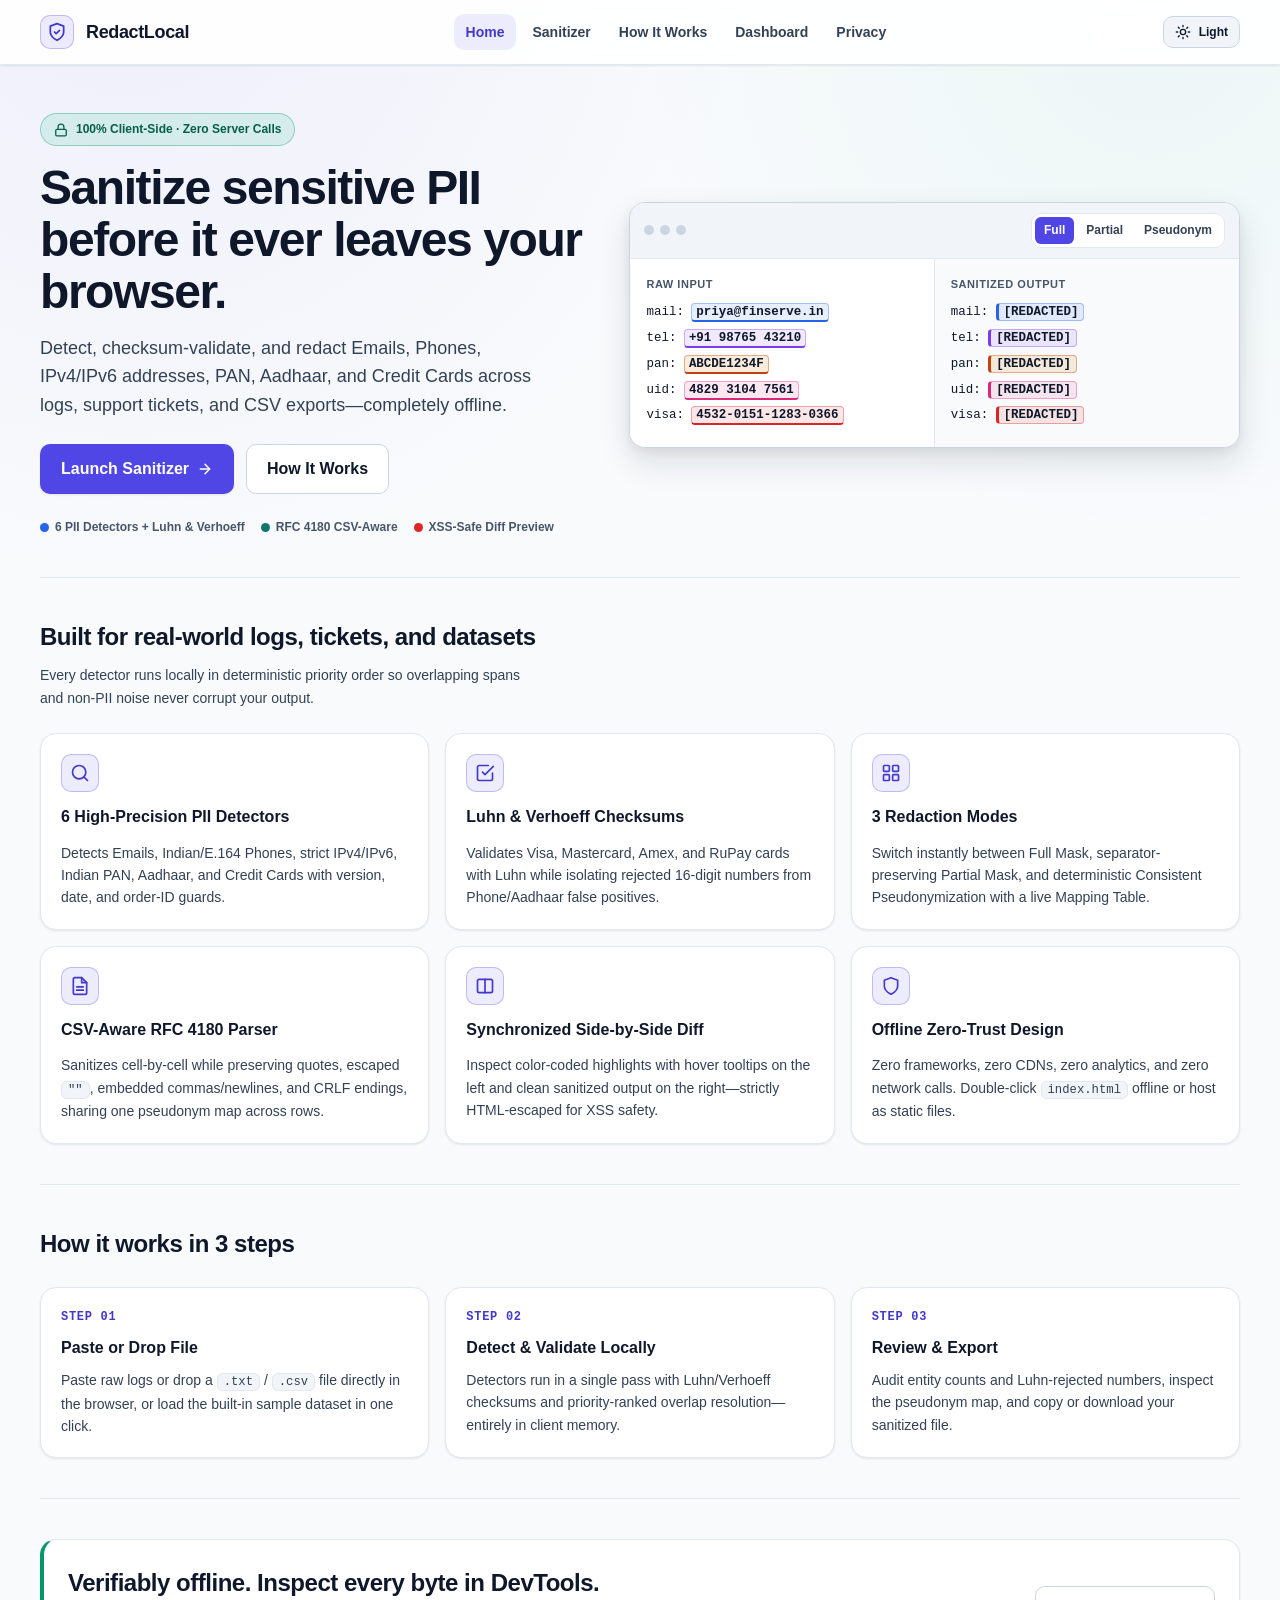
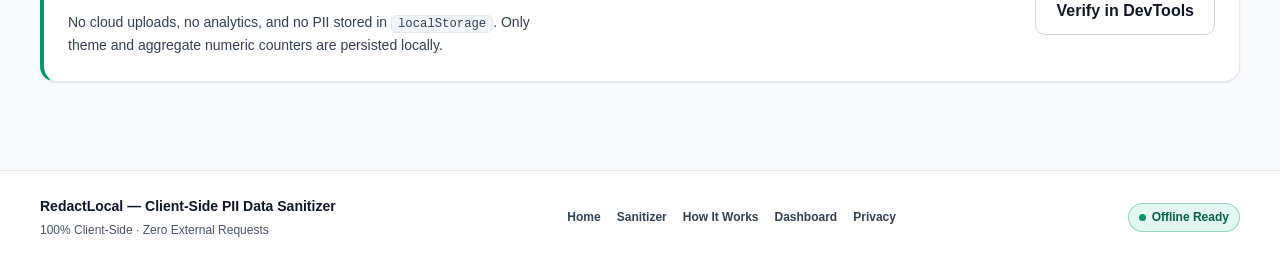
<file: index.html>
<!DOCTYPE html>
<html lang="en">
<head>
  <meta charset="UTF-8" />
  <meta name="viewport" content="width=device-width, initial-scale=1.0" />
  <meta name="description" content="RedactLocal is an offline, zero-dependency, 100% client-side PII data sanitizer for redacting emails, phones, IPs, PAN, Aadhaar, and credit cards in your browser." />
  <title>RedactLocal — 100% Client-Side PII Data Sanitizer</title>
  <link rel="icon" type="image/svg+xml" href="data:image/svg+xml,%3Csvg xmlns='http://www.w3.org/2000/svg' viewBox='0 0 24 24' fill='none' stroke='%234f46e5' stroke-width='2' stroke-linecap='round' stroke-linejoin='round'%3E%3Cpath d='M12 22s8-4 8-10V5l-8-3-8 3v7c0 6 8 10 8 10z'/%3E%3Cpath d='m9 12 2 2 4-4'/%3E%3C/svg%3E" />
  <script src="scripts/theme-init.js"></script>
  <link rel="stylesheet" href="styles/tokens.css" />
  <link rel="stylesheet" href="styles/components.css" />
  <link rel="stylesheet" href="styles/pages.css" />
  <script src="scripts/shared.js" defer></script>
</head>
<body>
  <a href="#main-content" class="skip-link">Skip to main content</a>

  <header class="site-header">
    <div class="container">
      <div class="navbar">
        <a href="index.html" class="nav-brand">
          <span class="nav-logo" aria-hidden="true">
            <svg viewBox="0 0 24 24" width="20" height="20" fill="none" stroke="currentColor" stroke-width="2.1" stroke-linecap="round" stroke-linejoin="round" aria-hidden="true" focusable="false">
              <path d="M12 22s8-4 8-10V5l-8-3-8 3v7c0 6 8 10 8 10z" />
              <path d="m9 12 2 2 4-4" />
            </svg>
          </span>
          <span>RedactLocal</span>
        </a>

        <nav class="nav-links" aria-label="Main navigation">
          <a href="index.html" class="nav-link" aria-current="page">Home</a>
          <a href="sanitizer.html" class="nav-link">Sanitizer</a>
          <a href="how-it-works.html" class="nav-link">How It Works</a>
          <a href="dashboard.html" class="nav-link">Dashboard</a>
          <a href="privacy.html" class="nav-link">Privacy</a>
        </nav>

        <div class="nav-actions">
          <button type="button" id="theme-toggle-btn" class="theme-toggle" aria-label="Toggle dark or light theme" aria-pressed="false">
            <svg class="icon-sun" viewBox="0 0 24 24" width="16" height="16" fill="none" stroke="currentColor" stroke-width="2" stroke-linecap="round" stroke-linejoin="round" aria-hidden="true" focusable="false">
              <circle cx="12" cy="12" r="4" />
              <path d="M12 2v2M12 20v2M4.93 4.93l1.41 1.41M17.66 17.66l1.41 1.41M2 12h2M20 12h2M6.34 17.66l-1.41 1.41M19.07 4.93l-1.41 1.41" />
            </svg>
            <svg class="icon-moon" viewBox="0 0 24 24" width="16" height="16" fill="none" stroke="currentColor" stroke-width="2" stroke-linecap="round" stroke-linejoin="round" aria-hidden="true" focusable="false">
              <path d="M21 12.79A9 9 0 1 1 11.21 3 7 7 0 0 0 21 12.79z" />
            </svg>
            <span id="theme-toggle-label">Light</span>
          </button>
          <button type="button" id="mobile-menu-btn" class="mobile-menu-btn" aria-label="Open navigation menu" aria-expanded="false" aria-controls="mobile-drawer">
            <svg viewBox="0 0 24 24" width="20" height="20" fill="none" stroke="currentColor" stroke-width="2" stroke-linecap="round" stroke-linejoin="round" aria-hidden="true" focusable="false">
              <line x1="3" y1="6" x2="21" y2="6" />
              <line x1="3" y1="12" x2="21" y2="12" />
              <line x1="3" y1="18" x2="21" y2="18" />
            </svg>
          </button>
        </div>
      </div>

      <div id="mobile-drawer" class="mobile-drawer" hidden>
        <nav class="mobile-drawer-links" aria-label="Mobile navigation">
          <a href="index.html" class="nav-link" aria-current="page">Home</a>
          <a href="sanitizer.html" class="nav-link">Sanitizer</a>
          <a href="how-it-works.html" class="nav-link">How It Works</a>
          <a href="dashboard.html" class="nav-link">Dashboard</a>
          <a href="privacy.html" class="nav-link">Privacy</a>
        </nav>
      </div>
    </div>
  </header>

  <main id="main-content" class="page-main" tabindex="-1">
    <div class="container">
      <!-- Hero + CSS Before/After Mockup -->
      <section class="hero-section" aria-labelledby="hero-heading">
        <div class="hero-copy">
          <span class="privacy-pill">
            <svg viewBox="0 0 24 24" width="14" height="14" fill="none" stroke="currentColor" stroke-width="2.2" stroke-linecap="round" stroke-linejoin="round" aria-hidden="true" focusable="false">
              <rect x="3" y="11" width="18" height="11" rx="2" ry="2" />
              <path d="M7 11V7a5 5 0 0 1 10 0v4" />
            </svg>
            100% Client-Side · Zero Server Calls
          </span>

          <h1 id="hero-heading" class="hero-title">Sanitize sensitive PII before it ever leaves your browser.</h1>

          <p class="hero-sub">
            Detect, checksum-validate, and redact Emails, Phones, IPv4/IPv6 addresses, PAN, Aadhaar, and Credit Cards across logs, support tickets, and CSV exports—completely offline.
          </p>

          <div class="hero-ctas">
            <a href="sanitizer.html" class="btn btn-primary btn-lg">
              <span>Launch Sanitizer</span>
              <svg viewBox="0 0 24 24" width="16" height="16" fill="none" stroke="currentColor" stroke-width="2.2" stroke-linecap="round" stroke-linejoin="round" aria-hidden="true" focusable="false">
                <line x1="5" y1="12" x2="19" y2="12" />
                <polyline points="12 5 19 12 12 19" />
              </svg>
            </a>
            <a href="how-it-works.html" class="btn btn-secondary btn-lg">How It Works</a>
          </div>

          <div class="hero-meta-row">
            <span class="hero-meta-item">
              <span class="entity-dot entity-dot-EMAIL" aria-hidden="true"></span>
              6 PII Detectors + Luhn &amp; Verhoeff
            </span>
            <span class="hero-meta-item">
              <span class="entity-dot entity-dot-IP" aria-hidden="true"></span>
              RFC 4180 CSV-Aware
            </span>
            <span class="hero-meta-item">
              <span class="entity-dot entity-dot-CREDIT_CARD" aria-hidden="true"></span>
              XSS-Safe Diff Preview
            </span>
          </div>
        </div>

        <!-- Pure HTML/CSS Interactive Before/After Preview -->
        <div class="demo-window" aria-label="Before and after PII redaction preview">
          <input type="radio" name="hero-demo-mode" id="demo-mode-full" class="demo-mode-radio sr-only" checked />
          <input type="radio" name="hero-demo-mode" id="demo-mode-partial" class="demo-mode-radio sr-only" />
          <input type="radio" name="hero-demo-mode" id="demo-mode-pseudonym" class="demo-mode-radio sr-only" />

          <div class="demo-window-bar">
            <div class="demo-dots" aria-hidden="true">
              <span class="demo-dot"></span>
              <span class="demo-dot"></span>
              <span class="demo-dot"></span>
            </div>

            <div class="demo-mode-switch" role="group" aria-label="Preview redaction mode">
              <label for="demo-mode-full" class="demo-mode-label">Full</label>
              <label for="demo-mode-partial" class="demo-mode-label">Partial</label>
              <label for="demo-mode-pseudonym" class="demo-mode-label">Pseudonym</label>
            </div>
          </div>

          <div class="demo-panes">
            <div class="demo-pane demo-pane-left">
              <div class="demo-pane-label">Raw Input</div>
              <div class="demo-line">mail: <mark class="pii-mark pii-EMAIL">priya@finserve.in</mark></div>
              <div class="demo-line">tel: <mark class="pii-mark pii-PHONE">+91 98765 43210</mark></div>
              <div class="demo-line">pan: <mark class="pii-mark pii-PAN">ABCDE1234F</mark></div>
              <div class="demo-line">uid: <mark class="pii-mark pii-AADHAAR">4829 3104 7561</mark></div>
              <div class="demo-line">visa: <mark class="pii-mark pii-CREDIT_CARD">4532-0151-1283-0366</mark></div>
            </div>

            <div class="demo-pane demo-pane-right">
              <div class="demo-pane-label">Sanitized Output</div>
              <div class="demo-line">mail: <span class="sanitized-token pii-EMAIL"><span class="demo-out demo-out-full">[REDACTED]</span><span class="demo-out demo-out-partial">p***@finserve.in</span><span class="demo-out demo-out-pseudonym">EMAIL_01</span></span></div>
              <div class="demo-line">tel: <span class="sanitized-token pii-PHONE"><span class="demo-out demo-out-full">[REDACTED]</span><span class="demo-out demo-out-partial">+XX XXXXX X3210</span><span class="demo-out demo-out-pseudonym">PHONE_01</span></span></div>
              <div class="demo-line">pan: <span class="sanitized-token pii-PAN"><span class="demo-out demo-out-full">[REDACTED]</span><span class="demo-out demo-out-partial">ABXXXXXXXF</span><span class="demo-out demo-out-pseudonym">PAN_01</span></span></div>
              <div class="demo-line">uid: <span class="sanitized-token pii-AADHAAR"><span class="demo-out demo-out-full">[REDACTED]</span><span class="demo-out demo-out-partial">XXXX XXXX 7561</span><span class="demo-out demo-out-pseudonym">AADHAAR_01</span></span></div>
              <div class="demo-line">visa: <span class="sanitized-token pii-CREDIT_CARD"><span class="demo-out demo-out-full">[REDACTED]</span><span class="demo-out demo-out-partial">XXXX-XXXX-XXXX-0366</span><span class="demo-out demo-out-pseudonym">CARD_01</span></span></div>
            </div>
          </div>
        </div>
      </section>

      <!-- Features Grid -->
      <section class="landing-section" aria-labelledby="features-heading">
        <div class="section-heading-wrap">
          <h2 id="features-heading" class="section-heading">Built for real-world logs, tickets, and datasets</h2>
          <p class="section-lead">Every detector runs locally in deterministic priority order so overlapping spans and non-PII noise never corrupt your output.</p>
        </div>

        <div class="features-grid">
          <article class="card feature-card">
            <div class="feature-icon" aria-hidden="true">
              <svg viewBox="0 0 24 24" width="20" height="20" fill="none" stroke="currentColor" stroke-width="2" stroke-linecap="round" stroke-linejoin="round" aria-hidden="true" focusable="false">
                <circle cx="11" cy="11" r="8" />
                <line x1="21" y1="21" x2="16.65" y2="16.65" />
              </svg>
            </div>
            <h3 class="feature-title">6 High-Precision PII Detectors</h3>
            <p class="feature-desc">Detects Emails, Indian/E.164 Phones, strict IPv4/IPv6, Indian PAN, Aadhaar, and Credit Cards with version, date, and order-ID guards.</p>
          </article>

          <article class="card feature-card">
            <div class="feature-icon" aria-hidden="true">
              <svg viewBox="0 0 24 24" width="20" height="20" fill="none" stroke="currentColor" stroke-width="2" stroke-linecap="round" stroke-linejoin="round" aria-hidden="true" focusable="false">
                <path d="M9 11l3 3L22 4" />
                <path d="M21 12v7a2 2 0 0 1-2 2H5a2 2 0 0 1-2-2V5a2 2 0 0 1 2-2h11" />
              </svg>
            </div>
            <h3 class="feature-title">Luhn &amp; Verhoeff Checksums</h3>
            <p class="feature-desc">Validates Visa, Mastercard, Amex, and RuPay cards with Luhn while isolating rejected 16-digit numbers from Phone/Aadhaar false positives.</p>
          </article>

          <article class="card feature-card">
            <div class="feature-icon" aria-hidden="true">
              <svg viewBox="0 0 24 24" width="20" height="20" fill="none" stroke="currentColor" stroke-width="2" stroke-linecap="round" stroke-linejoin="round" aria-hidden="true" focusable="false">
                <rect x="3" y="3" width="7" height="7" rx="1" />
                <rect x="14" y="3" width="7" height="7" rx="1" />
                <rect x="3" y="14" width="7" height="7" rx="1" />
                <rect x="14" y="14" width="7" height="7" rx="1" />
              </svg>
            </div>
            <h3 class="feature-title">3 Redaction Modes</h3>
            <p class="feature-desc">Switch instantly between Full Mask, separator-preserving Partial Mask, and deterministic Consistent Pseudonymization with a live Mapping Table.</p>
          </article>

          <article class="card feature-card">
            <div class="feature-icon" aria-hidden="true">
              <svg viewBox="0 0 24 24" width="20" height="20" fill="none" stroke="currentColor" stroke-width="2" stroke-linecap="round" stroke-linejoin="round" aria-hidden="true" focusable="false">
                <path d="M14 2H6a2 2 0 0 0-2 2v16a2 2 0 0 0 2 2h12a2 2 0 0 0 2-2V8z" />
                <polyline points="14 2 14 8 20 8" />
                <line x1="8" y1="13" x2="16" y2="13" />
                <line x1="8" y1="17" x2="16" y2="17" />
              </svg>
            </div>
            <h3 class="feature-title">CSV-Aware RFC 4180 Parser</h3>
            <p class="feature-desc">Sanitizes cell-by-cell while preserving quotes, escaped <code>""</code>, embedded commas/newlines, and CRLF endings, sharing one pseudonym map across rows.</p>
          </article>

          <article class="card feature-card">
            <div class="feature-icon" aria-hidden="true">
              <svg viewBox="0 0 24 24" width="20" height="20" fill="none" stroke="currentColor" stroke-width="2" stroke-linecap="round" stroke-linejoin="round" aria-hidden="true" focusable="false">
                <rect x="3" y="4" width="18" height="16" rx="2" />
                <line x1="12" y1="4" x2="12" y2="20" />
              </svg>
            </div>
            <h3 class="feature-title">Synchronized Side-by-Side Diff</h3>
            <p class="feature-desc">Inspect color-coded highlights with hover tooltips on the left and clean sanitized output on the right—strictly HTML-escaped for XSS safety.</p>
          </article>

          <article class="card feature-card">
            <div class="feature-icon" aria-hidden="true">
              <svg viewBox="0 0 24 24" width="20" height="20" fill="none" stroke="currentColor" stroke-width="2" stroke-linecap="round" stroke-linejoin="round" aria-hidden="true" focusable="false">
                <path d="M12 22s8-4 8-10V5l-8-3-8 3v7c0 6 8 10 8 10z" />
              </svg>
            </div>
            <h3 class="feature-title">Offline Zero-Trust Design</h3>
            <p class="feature-desc">Zero frameworks, zero CDNs, zero analytics, and zero network calls. Double-click <code>index.html</code> offline or host as static files.</p>
          </article>
        </div>
      </section>

      <!-- How It Works in 3 Steps -->
      <section class="landing-section" aria-labelledby="steps-heading">
        <div class="section-heading-wrap">
          <h2 id="steps-heading" class="section-heading">How it works in 3 steps</h2>
        </div>

        <div class="steps-strip">
          <div class="card step-card">
            <span class="step-card-num">Step 01</span>
            <h3 class="feature-title">Paste or Drop File</h3>
            <p class="feature-desc">Paste raw logs or drop a <code>.txt</code> / <code>.csv</code> file directly in the browser, or load the built-in sample dataset in one click.</p>
          </div>
          <div class="card step-card">
            <span class="step-card-num">Step 02</span>
            <h3 class="feature-title">Detect &amp; Validate Locally</h3>
            <p class="feature-desc">Detectors run in a single pass with Luhn/Verhoeff checksums and priority-ranked overlap resolution—entirely in client memory.</p>
          </div>
          <div class="card step-card">
            <span class="step-card-num">Step 03</span>
            <h3 class="feature-title">Review &amp; Export</h3>
            <p class="feature-desc">Audit entity counts and Luhn-rejected numbers, inspect the pseudonym map, and copy or download your sanitized file.</p>
          </div>
        </div>
      </section>

      <!-- Trust & Privacy Callout -->
      <section class="landing-section" aria-labelledby="trust-heading">
        <div class="card trust-banner">
          <div>
            <h2 id="trust-heading" class="section-heading">Verifiably offline. Inspect every byte in DevTools.</h2>
            <p class="section-lead">No cloud uploads, no analytics, and no PII stored in <code>localStorage</code>. Only theme and aggregate numeric counters are persisted locally.</p>
          </div>
          <a href="privacy.html" class="btn btn-secondary btn-lg">Verify in DevTools</a>
        </div>
      </section>
    </div>
  </main>

  <footer class="site-footer">
    <div class="container">
      <div class="footer-inner">
        <div class="footer-brand">
          <span class="footer-tagline">RedactLocal — Client-Side PII Data Sanitizer</span>
          <span class="footer-privacy">100% Client-Side · Zero External Requests</span>
        </div>

        <nav class="footer-links" aria-label="Footer navigation">
          <a href="index.html">Home</a>
          <a href="sanitizer.html">Sanitizer</a>
          <a href="how-it-works.html">How It Works</a>
          <a href="dashboard.html">Dashboard</a>
          <a href="privacy.html">Privacy</a>
        </nav>

        <span class="footer-status">
          <span class="status-dot" aria-hidden="true"></span>
          Offline Ready
        </span>
      </div>
    </div>
  </footer>
</body>
</html>
</file>
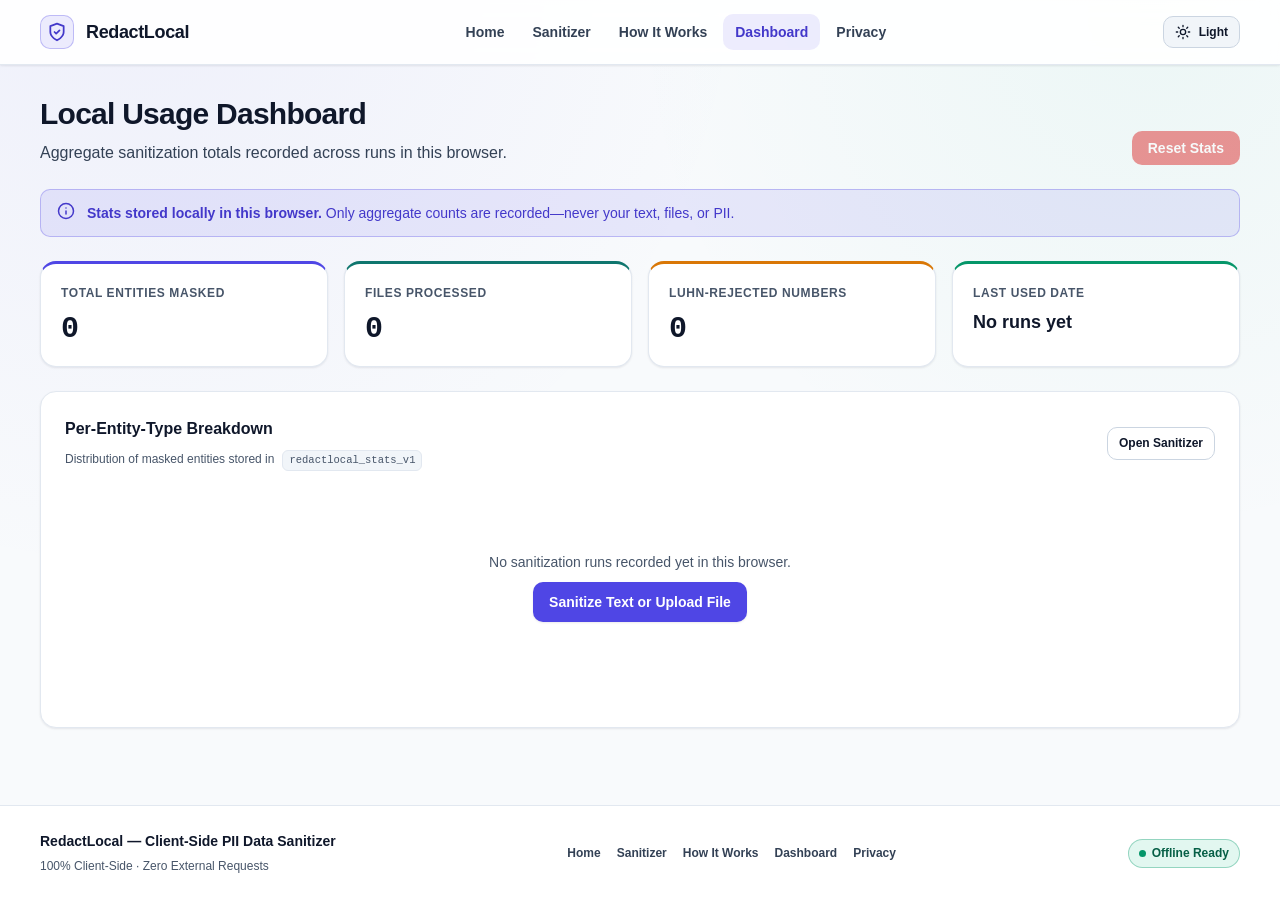
<file: dashboard.html>
<!DOCTYPE html>
<html lang="en">
<head>
  <meta charset="UTF-8" />
  <meta name="viewport" content="width=device-width, initial-scale=1.0" />
  <meta name="description" content="View local browser-only aggregate entity counts, files processed, and Luhn-rejected metrics stored in RedactLocal without any text or PII persistence." />
  <title>Dashboard — RedactLocal</title>
  <link rel="icon" type="image/svg+xml" href="data:image/svg+xml,%3Csvg xmlns='http://www.w3.org/2000/svg' viewBox='0 0 24 24' fill='none' stroke='%234f46e5' stroke-width='2' stroke-linecap='round' stroke-linejoin='round'%3E%3Cpath d='M12 22s8-4 8-10V5l-8-3-8 3v7c0 6 8 10 8 10z'/%3E%3Cpath d='m9 12 2 2 4-4'/%3E%3C/svg%3E" />
  <script src="scripts/theme-init.js"></script>
  <link rel="stylesheet" href="styles/tokens.css" />
  <link rel="stylesheet" href="styles/components.css" />
  <link rel="stylesheet" href="styles/pages.css" />
  <script src="scripts/shared.js" defer></script>
  <script src="scripts/stats.js" defer></script>
  <script src="scripts/dashboard.js" defer></script>
</head>
<body>
  <a href="#main-content" class="skip-link">Skip to main content</a>

  <header class="site-header">
    <div class="container">
      <div class="navbar">
        <a href="index.html" class="nav-brand">
          <span class="nav-logo" aria-hidden="true">
            <svg viewBox="0 0 24 24" width="20" height="20" fill="none" stroke="currentColor" stroke-width="2.1" stroke-linecap="round" stroke-linejoin="round" aria-hidden="true" focusable="false">
              <path d="M12 22s8-4 8-10V5l-8-3-8 3v7c0 6 8 10 8 10z" />
              <path d="m9 12 2 2 4-4" />
            </svg>
          </span>
          <span>RedactLocal</span>
        </a>

        <nav class="nav-links" aria-label="Main navigation">
          <a href="index.html" class="nav-link">Home</a>
          <a href="sanitizer.html" class="nav-link">Sanitizer</a>
          <a href="how-it-works.html" class="nav-link">How It Works</a>
          <a href="dashboard.html" class="nav-link" aria-current="page">Dashboard</a>
          <a href="privacy.html" class="nav-link">Privacy</a>
        </nav>

        <div class="nav-actions">
          <button type="button" id="theme-toggle-btn" class="theme-toggle" aria-label="Toggle dark or light theme" aria-pressed="false">
            <svg class="icon-sun" viewBox="0 0 24 24" width="16" height="16" fill="none" stroke="currentColor" stroke-width="2" stroke-linecap="round" stroke-linejoin="round" aria-hidden="true" focusable="false">
              <circle cx="12" cy="12" r="4" />
              <path d="M12 2v2M12 20v2M4.93 4.93l1.41 1.41M17.66 17.66l1.41 1.41M2 12h2M20 12h2M6.34 17.66l-1.41 1.41M19.07 4.93l-1.41 1.41" />
            </svg>
            <svg class="icon-moon" viewBox="0 0 24 24" width="16" height="16" fill="none" stroke="currentColor" stroke-width="2" stroke-linecap="round" stroke-linejoin="round" aria-hidden="true" focusable="false">
              <path d="M21 12.79A9 9 0 1 1 11.21 3 7 7 0 0 0 21 12.79z" />
            </svg>
            <span id="theme-toggle-label">Light</span>
          </button>
          <button type="button" id="mobile-menu-btn" class="mobile-menu-btn" aria-label="Open navigation menu" aria-expanded="false" aria-controls="mobile-drawer">
            <svg viewBox="0 0 24 24" width="20" height="20" fill="none" stroke="currentColor" stroke-width="2" stroke-linecap="round" stroke-linejoin="round" aria-hidden="true" focusable="false">
              <line x1="3" y1="6" x2="21" y2="6" />
              <line x1="3" y1="12" x2="21" y2="12" />
              <line x1="3" y1="18" x2="21" y2="18" />
            </svg>
          </button>
        </div>
      </div>

      <div id="mobile-drawer" class="mobile-drawer" hidden>
        <nav class="mobile-drawer-links" aria-label="Mobile navigation">
          <a href="index.html" class="nav-link">Home</a>
          <a href="sanitizer.html" class="nav-link">Sanitizer</a>
          <a href="how-it-works.html" class="nav-link">How It Works</a>
          <a href="dashboard.html" class="nav-link" aria-current="page">Dashboard</a>
          <a href="privacy.html" class="nav-link">Privacy</a>
        </nav>
      </div>
    </div>
  </header>

  <main id="main-content" class="page-main" tabindex="-1">
    <div class="container">
      <div class="page-hero-header">
        <div>
          <h1 class="page-title">Local Usage Dashboard</h1>
          <p class="page-subtitle">Aggregate sanitization totals recorded across runs in this browser.</p>
        </div>
        <button type="button" id="reset-stats-btn" class="btn btn-danger btn-md">Reset Stats</button>
      </div>

      <!-- Honest Storage Notice -->
      <div class="alert alert-info dashboard-notice" role="note">
        <svg viewBox="0 0 24 24" width="18" height="18" fill="none" stroke="currentColor" stroke-width="2" stroke-linecap="round" stroke-linejoin="round" aria-hidden="true" focusable="false">
          <circle cx="12" cy="12" r="10" />
          <line x1="12" y1="16" x2="12" y2="12" />
          <line x1="12" y1="8" x2="12.01" y2="8" />
        </svg>
        <span><strong>Stats stored locally in this browser.</strong> Only aggregate counts are recorded—never your text, files, or PII.</span>
      </div>

      <!-- KPI Cards -->
      <section class="kpi-grid" aria-label="Lifetime Statistics Summary">
        <div class="card kpi-card">
          <span class="kpi-label">Total Entities Masked</span>
          <span class="kpi-value" id="kpi-total-entities">0</span>
        </div>
        <div class="card kpi-card">
          <span class="kpi-label">Files Processed</span>
          <span class="kpi-value" id="kpi-files-processed">0</span>
        </div>
        <div class="card kpi-card">
          <span class="kpi-label">Luhn-Rejected Numbers</span>
          <span class="kpi-value" id="kpi-luhn-rejected">0</span>
        </div>
        <div class="card kpi-card">
          <span class="kpi-label">Last Used Date</span>
          <span class="kpi-value kpi-value-date" id="kpi-last-used">No runs yet</span>
        </div>
      </section>

      <!-- Per-Entity Breakdown Chart -->
      <section class="card chart-card" aria-labelledby="breakdown-heading">
        <div class="section-header-row">
          <div>
            <h2 id="breakdown-heading" class="section-title">Per-Entity-Type Breakdown</h2>
            <p class="input-meta-row">Distribution of masked entities stored in <code>redactlocal_stats_v1</code></p>
          </div>
          <a href="sanitizer.html" class="btn btn-secondary btn-sm">Open Sanitizer</a>
        </div>

        <div id="dashboard-chart-empty" class="diff-empty">
          <p>No sanitization runs recorded yet in this browser.</p>
          <a href="sanitizer.html" class="btn btn-primary btn-md">Sanitize Text or Upload File</a>
        </div>

        <div id="dashboard-bar-chart" class="bar-chart" hidden></div>
      </section>
    </div>
  </main>

  <footer class="site-footer">
    <div class="container">
      <div class="footer-inner">
        <div class="footer-brand">
          <span class="footer-tagline">RedactLocal — Client-Side PII Data Sanitizer</span>
          <span class="footer-privacy">100% Client-Side · Zero External Requests</span>
        </div>

        <nav class="footer-links" aria-label="Footer navigation">
          <a href="index.html">Home</a>
          <a href="sanitizer.html">Sanitizer</a>
          <a href="how-it-works.html">How It Works</a>
          <a href="dashboard.html">Dashboard</a>
          <a href="privacy.html">Privacy</a>
        </nav>

        <span class="footer-status">
          <span class="status-dot" aria-hidden="true"></span>
          Offline Ready
        </span>
      </div>
    </div>
  </footer>
</body>
</html>
</file>
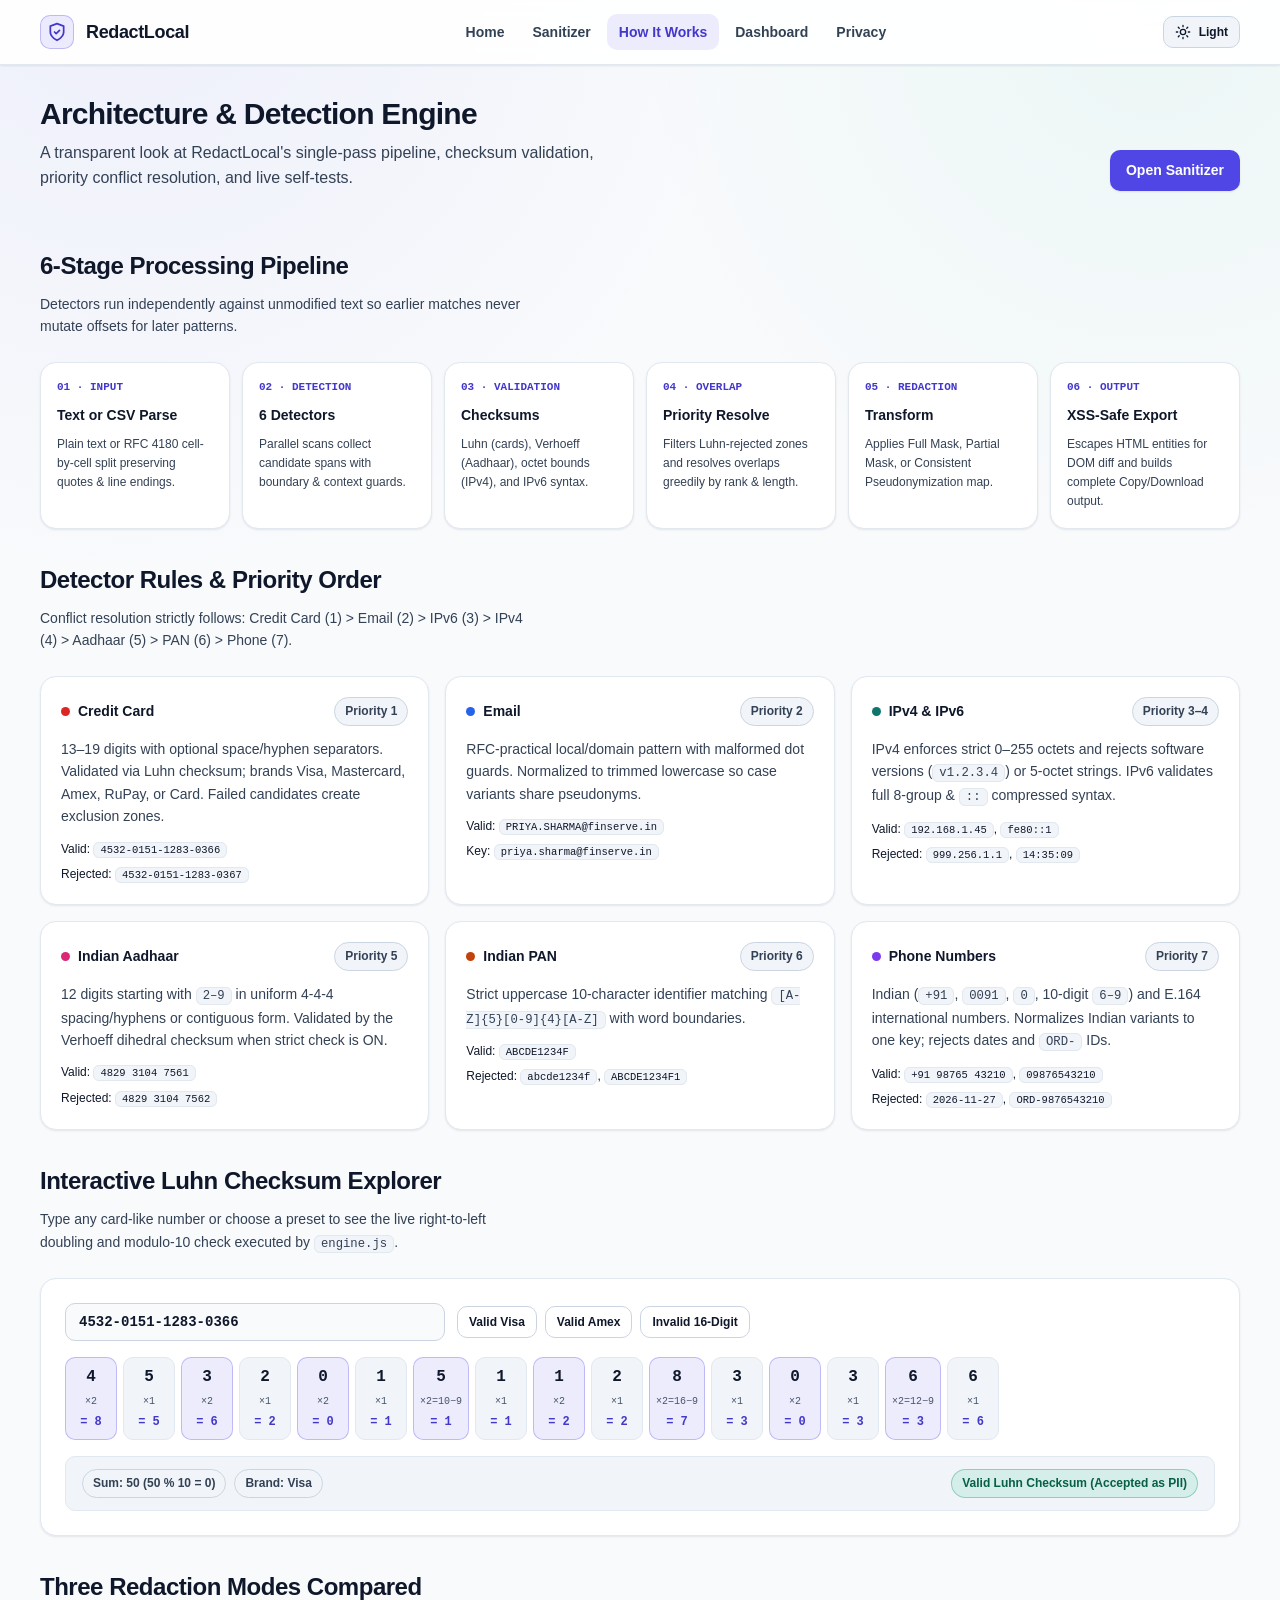
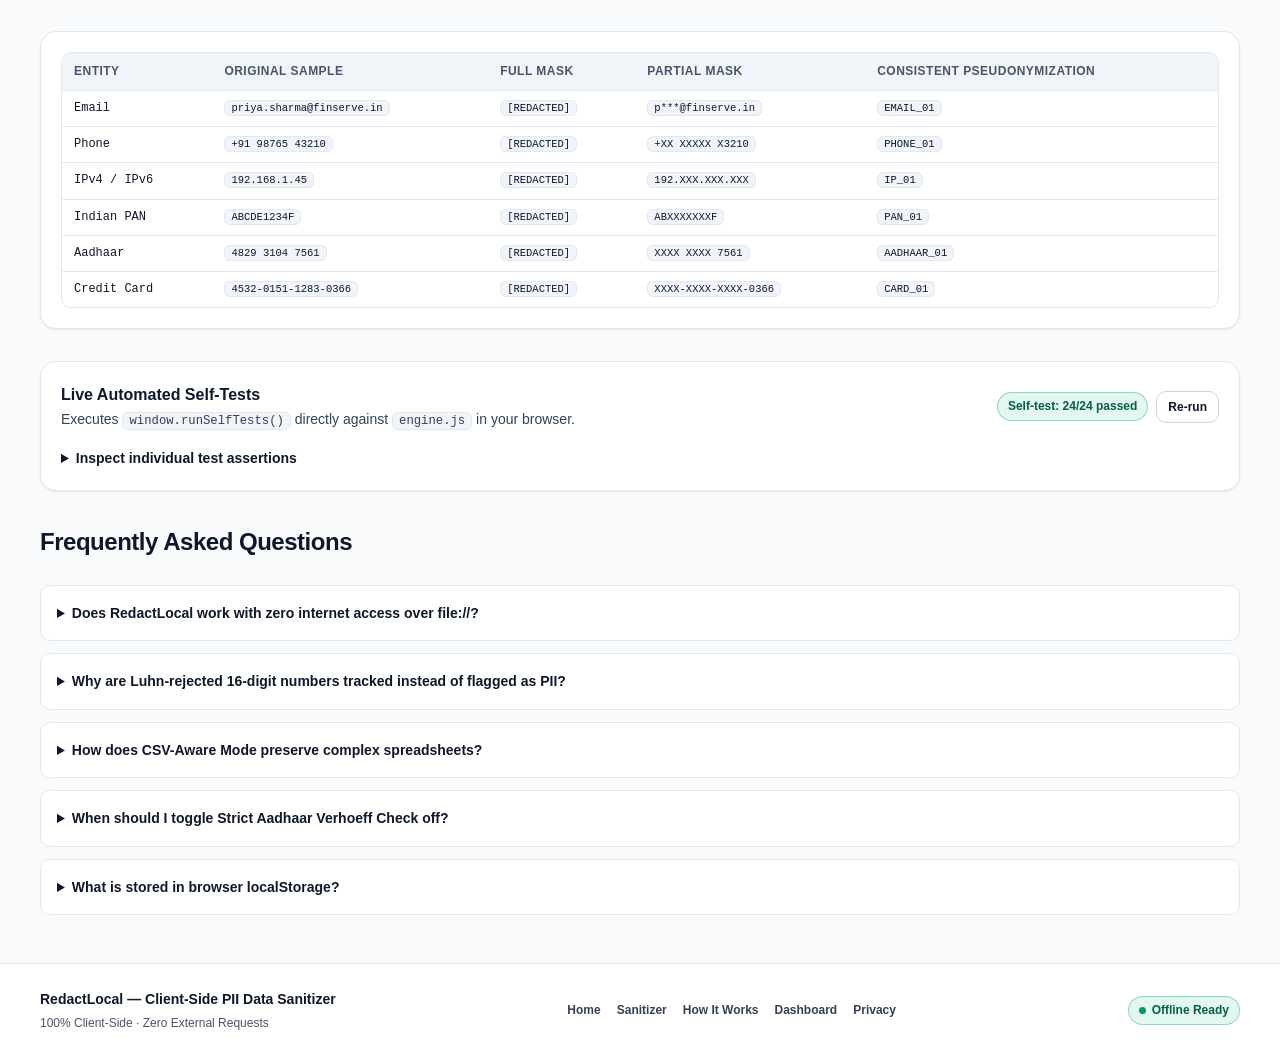
<file: how-it-works.html>
<!DOCTYPE html>
<html lang="en">
<head>
  <meta charset="UTF-8" />
  <meta name="viewport" content="width=device-width, initial-scale=1.0" />
  <meta name="description" content="Explore RedactLocal's 6-stage detection pipeline, priority overlap resolver, interactive Luhn checksum explorer, and automated self-test suite." />
  <title>How It Works — RedactLocal</title>
  <link rel="icon" type="image/svg+xml" href="data:image/svg+xml,%3Csvg xmlns='http://www.w3.org/2000/svg' viewBox='0 0 24 24' fill='none' stroke='%234f46e5' stroke-width='2' stroke-linecap='round' stroke-linejoin='round'%3E%3Cpath d='M12 22s8-4 8-10V5l-8-3-8 3v7c0 6 8 10 8 10z'/%3E%3Cpath d='m9 12 2 2 4-4'/%3E%3C/svg%3E" />
  <script src="scripts/theme-init.js"></script>
  <link rel="stylesheet" href="styles/tokens.css" />
  <link rel="stylesheet" href="styles/components.css" />
  <link rel="stylesheet" href="styles/pages.css" />
  <script src="engine.js" defer></script>
  <script src="scripts/shared.js" defer></script>
  <script src="scripts/stats.js" defer></script>
  <script src="scripts/how-it-works.js" defer></script>
</head>
<body>
  <a href="#main-content" class="skip-link">Skip to main content</a>

  <header class="site-header">
    <div class="container">
      <div class="navbar">
        <a href="index.html" class="nav-brand">
          <span class="nav-logo" aria-hidden="true">
            <svg viewBox="0 0 24 24" width="20" height="20" fill="none" stroke="currentColor" stroke-width="2.1" stroke-linecap="round" stroke-linejoin="round" aria-hidden="true" focusable="false">
              <path d="M12 22s8-4 8-10V5l-8-3-8 3v7c0 6 8 10 8 10z" />
              <path d="m9 12 2 2 4-4" />
            </svg>
          </span>
          <span>RedactLocal</span>
        </a>

        <nav class="nav-links" aria-label="Main navigation">
          <a href="index.html" class="nav-link">Home</a>
          <a href="sanitizer.html" class="nav-link">Sanitizer</a>
          <a href="how-it-works.html" class="nav-link" aria-current="page">How It Works</a>
          <a href="dashboard.html" class="nav-link">Dashboard</a>
          <a href="privacy.html" class="nav-link">Privacy</a>
        </nav>

        <div class="nav-actions">
          <button type="button" id="theme-toggle-btn" class="theme-toggle" aria-label="Toggle dark or light theme" aria-pressed="false">
            <svg class="icon-sun" viewBox="0 0 24 24" width="16" height="16" fill="none" stroke="currentColor" stroke-width="2" stroke-linecap="round" stroke-linejoin="round" aria-hidden="true" focusable="false">
              <circle cx="12" cy="12" r="4" />
              <path d="M12 2v2M12 20v2M4.93 4.93l1.41 1.41M17.66 17.66l1.41 1.41M2 12h2M20 12h2M6.34 17.66l-1.41 1.41M19.07 4.93l-1.41 1.41" />
            </svg>
            <svg class="icon-moon" viewBox="0 0 24 24" width="16" height="16" fill="none" stroke="currentColor" stroke-width="2" stroke-linecap="round" stroke-linejoin="round" aria-hidden="true" focusable="false">
              <path d="M21 12.79A9 9 0 1 1 11.21 3 7 7 0 0 0 21 12.79z" />
            </svg>
            <span id="theme-toggle-label">Light</span>
          </button>
          <button type="button" id="mobile-menu-btn" class="mobile-menu-btn" aria-label="Open navigation menu" aria-expanded="false" aria-controls="mobile-drawer">
            <svg viewBox="0 0 24 24" width="20" height="20" fill="none" stroke="currentColor" stroke-width="2" stroke-linecap="round" stroke-linejoin="round" aria-hidden="true" focusable="false">
              <line x1="3" y1="6" x2="21" y2="6" />
              <line x1="3" y1="12" x2="21" y2="12" />
              <line x1="3" y1="18" x2="21" y2="18" />
            </svg>
          </button>
        </div>
      </div>

      <div id="mobile-drawer" class="mobile-drawer" hidden>
        <nav class="mobile-drawer-links" aria-label="Mobile navigation">
          <a href="index.html" class="nav-link">Home</a>
          <a href="sanitizer.html" class="nav-link">Sanitizer</a>
          <a href="how-it-works.html" class="nav-link" aria-current="page">How It Works</a>
          <a href="dashboard.html" class="nav-link">Dashboard</a>
          <a href="privacy.html" class="nav-link">Privacy</a>
        </nav>
      </div>
    </div>
  </header>

  <main id="main-content" class="page-main" tabindex="-1">
    <div class="container hiw-stack">
      <div class="page-hero-header">
        <div>
          <h1 class="page-title">Architecture &amp; Detection Engine</h1>
          <p class="page-subtitle">A transparent look at RedactLocal's single-pass pipeline, checksum validation, priority conflict resolution, and live self-tests.</p>
        </div>
        <a href="sanitizer.html" class="btn btn-primary btn-md">Open Sanitizer</a>
      </div>

      <!-- 6-Stage Pipeline Diagram -->
      <section aria-labelledby="pipeline-heading">
        <div class="section-heading-wrap">
          <h2 id="pipeline-heading" class="section-heading">6-Stage Processing Pipeline</h2>
          <p class="section-lead">Detectors run independently against unmodified text so earlier matches never mutate offsets for later patterns.</p>
        </div>

        <div class="pipeline-wrap">
          <div class="card pipeline-stage">
            <span class="pipeline-num">01 · INPUT</span>
            <h3 class="pipeline-title">Text or CSV Parse</h3>
            <p class="pipeline-desc">Plain text or RFC 4180 cell-by-cell split preserving quotes &amp; line endings.</p>
          </div>
          <div class="card pipeline-stage">
            <span class="pipeline-num">02 · DETECTION</span>
            <h3 class="pipeline-title">6 Detectors</h3>
            <p class="pipeline-desc">Parallel scans collect candidate spans with boundary &amp; context guards.</p>
          </div>
          <div class="card pipeline-stage">
            <span class="pipeline-num">03 · VALIDATION</span>
            <h3 class="pipeline-title">Checksums</h3>
            <p class="pipeline-desc">Luhn (cards), Verhoeff (Aadhaar), octet bounds (IPv4), and IPv6 syntax.</p>
          </div>
          <div class="card pipeline-stage">
            <span class="pipeline-num">04 · OVERLAP</span>
            <h3 class="pipeline-title">Priority Resolve</h3>
            <p class="pipeline-desc">Filters Luhn-rejected zones and resolves overlaps greedily by rank &amp; length.</p>
          </div>
          <div class="card pipeline-stage">
            <span class="pipeline-num">05 · REDACTION</span>
            <h3 class="pipeline-title">Transform</h3>
            <p class="pipeline-desc">Applies Full Mask, Partial Mask, or Consistent Pseudonymization map.</p>
          </div>
          <div class="card pipeline-stage">
            <span class="pipeline-num">06 · OUTPUT</span>
            <h3 class="pipeline-title">XSS-Safe Export</h3>
            <p class="pipeline-desc">Escapes HTML entities for DOM diff and builds complete Copy/Download output.</p>
          </div>
        </div>
      </section>

      <!-- Per-Detector Breakdown -->
      <section aria-labelledby="detectors-heading">
        <div class="section-heading-wrap">
          <h2 id="detectors-heading" class="section-heading">Detector Rules &amp; Priority Order</h2>
          <p class="section-lead">Conflict resolution strictly follows: Credit Card (1) &gt; Email (2) &gt; IPv6 (3) &gt; IPv4 (4) &gt; Aadhaar (5) &gt; PAN (6) &gt; Phone (7).</p>
        </div>

        <div class="detectors-grid">
          <article class="card detector-card">
            <div class="detector-card-head">
              <span class="section-title-group"><span class="entity-dot entity-dot-CREDIT_CARD"></span><strong>Credit Card</strong></span>
              <span class="badge badge-neutral">Priority 1</span>
            </div>
            <p class="feature-desc">13–19 digits with optional space/hyphen separators. Validated via Luhn checksum; brands Visa, Mastercard, Amex, RuPay, or Card. Failed candidates create exclusion zones.</p>
            <div class="detector-examples">
              <span>Valid: <code>4532-0151-1283-0366</code></span>
              <span>Rejected: <code>4532-0151-1283-0367</code></span>
            </div>
          </article>

          <article class="card detector-card">
            <div class="detector-card-head">
              <span class="section-title-group"><span class="entity-dot entity-dot-EMAIL"></span><strong>Email</strong></span>
              <span class="badge badge-neutral">Priority 2</span>
            </div>
            <p class="feature-desc">RFC-practical local/domain pattern with malformed dot guards. Normalized to trimmed lowercase so case variants share pseudonyms.</p>
            <div class="detector-examples">
              <span>Valid: <code>PRIYA.SHARMA@finserve.in</code></span>
              <span>Key: <code>priya.sharma@finserve.in</code></span>
            </div>
          </article>

          <article class="card detector-card">
            <div class="detector-card-head">
              <span class="section-title-group"><span class="entity-dot entity-dot-IP"></span><strong>IPv4 &amp; IPv6</strong></span>
              <span class="badge badge-neutral">Priority 3–4</span>
            </div>
            <p class="feature-desc">IPv4 enforces strict 0–255 octets and rejects software versions (<code>v1.2.3.4</code>) or 5-octet strings. IPv6 validates full 8-group &amp; <code>::</code> compressed syntax.</p>
            <div class="detector-examples">
              <span>Valid: <code>192.168.1.45</code>, <code>fe80::1</code></span>
              <span>Rejected: <code>999.256.1.1</code>, <code>14:35:09</code></span>
            </div>
          </article>

          <article class="card detector-card">
            <div class="detector-card-head">
              <span class="section-title-group"><span class="entity-dot entity-dot-AADHAAR"></span><strong>Indian Aadhaar</strong></span>
              <span class="badge badge-neutral">Priority 5</span>
            </div>
            <p class="feature-desc">12 digits starting with <code>2–9</code> in uniform 4-4-4 spacing/hyphens or contiguous form. Validated by the Verhoeff dihedral checksum when strict check is ON.</p>
            <div class="detector-examples">
              <span>Valid: <code>4829 3104 7561</code></span>
              <span>Rejected: <code>4829 3104 7562</code></span>
            </div>
          </article>

          <article class="card detector-card">
            <div class="detector-card-head">
              <span class="section-title-group"><span class="entity-dot entity-dot-PAN"></span><strong>Indian PAN</strong></span>
              <span class="badge badge-neutral">Priority 6</span>
            </div>
            <p class="feature-desc">Strict uppercase 10-character identifier matching <code>[A-Z]{5}[0-9]{4}[A-Z]</code> with word boundaries.</p>
            <div class="detector-examples">
              <span>Valid: <code>ABCDE1234F</code></span>
              <span>Rejected: <code>abcde1234f</code>, <code>ABCDE1234F1</code></span>
            </div>
          </article>

          <article class="card detector-card">
            <div class="detector-card-head">
              <span class="section-title-group"><span class="entity-dot entity-dot-PHONE"></span><strong>Phone Numbers</strong></span>
              <span class="badge badge-neutral">Priority 7</span>
            </div>
            <p class="feature-desc">Indian (<code>+91</code>, <code>0091</code>, <code>0</code>, 10-digit <code>6–9</code>) and E.164 international numbers. Normalizes Indian variants to one key; rejects dates and <code>ORD-</code> IDs.</p>
            <div class="detector-examples">
              <span>Valid: <code>+91 98765 43210</code>, <code>09876543210</code></span>
              <span>Rejected: <code>2026-11-27</code>, <code>ORD-9876543210</code></span>
            </div>
          </article>
        </div>
      </section>

      <!-- Interactive Luhn Algorithm Demo -->
      <section aria-labelledby="luhn-demo-heading">
        <div class="section-heading-wrap">
          <h2 id="luhn-demo-heading" class="section-heading">Interactive Luhn Checksum Explorer</h2>
          <p class="section-lead">Type any card-like number or choose a preset to see the live right-to-left doubling and modulo-10 check executed by <code>engine.js</code>.</p>
        </div>

        <div class="card luhn-demo-card">
          <div class="luhn-controls">
            <label for="luhn-demo-input" class="sr-only">Card number digits</label>
            <input
              type="text"
              id="luhn-demo-input"
              class="input luhn-input"
              value="4532-0151-1283-0366"
              placeholder="Enter 13-19 digits..."
              spellcheck="false"
            />
            <div class="luhn-presets">
              <button type="button" class="btn btn-secondary btn-sm" data-luhn-preset="visa">Valid Visa</button>
              <button type="button" class="btn btn-secondary btn-sm" data-luhn-preset="amex">Valid Amex</button>
              <button type="button" class="btn btn-secondary btn-sm" data-luhn-preset="invalid">Invalid 16-Digit</button>
            </div>
          </div>

          <div id="luhn-steps-grid" class="luhn-steps-grid"></div>

          <div class="luhn-summary-bar">
            <div class="section-title-group">
              <span id="luhn-sum-display" class="badge badge-neutral">Sum: —</span>
              <span id="luhn-brand-display" class="badge badge-neutral">Brand: —</span>
            </div>
            <span id="luhn-result-badge" class="badge badge-neutral" aria-live="polite">—</span>
          </div>
        </div>
      </section>

      <!-- Three Redaction Modes Comparison -->
      <section aria-labelledby="modes-heading">
        <div class="section-heading-wrap">
          <h2 id="modes-heading" class="section-heading">Three Redaction Modes Compared</h2>
        </div>

        <div class="card card-padded">
          <div class="mapping-table-wrap modes-table-wrap">
            <table class="data-table">
              <thead>
                <tr>
                  <th>Entity</th>
                  <th>Original Sample</th>
                  <th>Full Mask</th>
                  <th>Partial Mask</th>
                  <th>Consistent Pseudonymization</th>
                </tr>
              </thead>
              <tbody>
                <tr>
                  <td>Email</td>
                  <td><code>priya.sharma@finserve.in</code></td>
                  <td><code>[REDACTED]</code></td>
                  <td><code>p***@finserve.in</code></td>
                  <td><code>EMAIL_01</code></td>
                </tr>
                <tr>
                  <td>Phone</td>
                  <td><code>+91 98765 43210</code></td>
                  <td><code>[REDACTED]</code></td>
                  <td><code>+XX XXXXX X3210</code></td>
                  <td><code>PHONE_01</code></td>
                </tr>
                <tr>
                  <td>IPv4 / IPv6</td>
                  <td><code>192.168.1.45</code></td>
                  <td><code>[REDACTED]</code></td>
                  <td><code>192.XXX.XXX.XXX</code></td>
                  <td><code>IP_01</code></td>
                </tr>
                <tr>
                  <td>Indian PAN</td>
                  <td><code>ABCDE1234F</code></td>
                  <td><code>[REDACTED]</code></td>
                  <td><code>ABXXXXXXXF</code></td>
                  <td><code>PAN_01</code></td>
                </tr>
                <tr>
                  <td>Aadhaar</td>
                  <td><code>4829 3104 7561</code></td>
                  <td><code>[REDACTED]</code></td>
                  <td><code>XXXX XXXX 7561</code></td>
                  <td><code>AADHAAR_01</code></td>
                </tr>
                <tr>
                  <td>Credit Card</td>
                  <td><code>4532-0151-1283-0366</code></td>
                  <td><code>[REDACTED]</code></td>
                  <td><code>XXXX-XXXX-XXXX-0366</code></td>
                  <td><code>CARD_01</code></td>
                </tr>
              </tbody>
            </table>
          </div>
        </div>
      </section>

      <!-- Live Self-Test Panel -->
      <section aria-labelledby="selftest-heading">
        <div class="card selftest-card">
          <div class="selftest-header">
            <div>
              <h2 id="selftest-heading" class="section-title">Live Automated Self-Tests</h2>
              <p class="feature-desc">Executes <code>window.runSelfTests()</code> directly against <code>engine.js</code> in your browser.</p>
            </div>
            <div class="section-title-group">
              <span id="hiw-selftest-badge" class="badge badge-neutral" role="status" aria-live="polite">Running...</span>
              <button type="button" id="hiw-rerun-tests-btn" class="btn btn-secondary btn-sm">Re-run</button>
            </div>
          </div>

          <details>
            <summary class="selftest-summary">Inspect individual test assertions</summary>
            <ul id="hiw-selftest-list" class="selftest-list"></ul>
          </details>
        </div>
      </section>

      <!-- FAQ -->
      <section aria-labelledby="faq-heading">
        <div class="section-heading-wrap">
          <h2 id="faq-heading" class="section-heading">Frequently Asked Questions</h2>
        </div>

        <div class="faq-list">
          <details class="faq-item">
            <summary>Does RedactLocal work with zero internet access over file://?</summary>
            <p>Yes. All scripts load via classic <code>&lt;script defer&gt;</code> tags with relative paths and zero ES module imports, external fonts, or CDNs, so opening <code>index.html</code> directly from disk works offline.</p>
          </details>
          <details class="faq-item">
            <summary>Why are Luhn-rejected 16-digit numbers tracked instead of flagged as PII?</summary>
            <p>Invalid 16-digit tracking codes or failed test numbers should not be treated as real card numbers—and tracking them as exclusion zones prevents inner digits from accidentally triggering Phone or Aadhaar false positives.</p>
          </details>
          <details class="faq-item">
            <summary>How does CSV-Aware Mode preserve complex spreadsheets?</summary>
            <p>An RFC 4180 parser extracts each cell cleanly while preserving quoted boundaries, escaped <code>""</code> quotes, embedded commas/newlines, and original line endings, while sharing one Pseudonymization Map across all rows.</p>
          </details>
          <details class="faq-item">
            <summary>When should I toggle Strict Aadhaar Verhoeff Check off?</summary>
            <p>Keep it ON for production data to reject random 12-digit numbers. Turn it OFF only when testing synthetic 12-digit Aadhaar placeholders that were not generated with a valid Verhoeff check digit.</p>
          </details>
          <details class="faq-item">
            <summary>What is stored in browser localStorage?</summary>
            <p>Only your Dark/Light theme choice (<code>redactlocal_theme</code>) and aggregate numeric counters (<code>redactlocal_stats_v1</code>). Your text, files, and pseudonym tables are never written to storage.</p>
          </details>
        </div>
      </section>
    </div>
  </main>

  <footer class="site-footer">
    <div class="container">
      <div class="footer-inner">
        <div class="footer-brand">
          <span class="footer-tagline">RedactLocal — Client-Side PII Data Sanitizer</span>
          <span class="footer-privacy">100% Client-Side · Zero External Requests</span>
        </div>

        <nav class="footer-links" aria-label="Footer navigation">
          <a href="index.html">Home</a>
          <a href="sanitizer.html">Sanitizer</a>
          <a href="how-it-works.html">How It Works</a>
          <a href="dashboard.html">Dashboard</a>
          <a href="privacy.html">Privacy</a>
        </nav>

        <span class="footer-status">
          <span class="status-dot" aria-hidden="true"></span>
          Offline Ready
        </span>
      </div>
    </div>
  </footer>
</body>
</html>
</file>
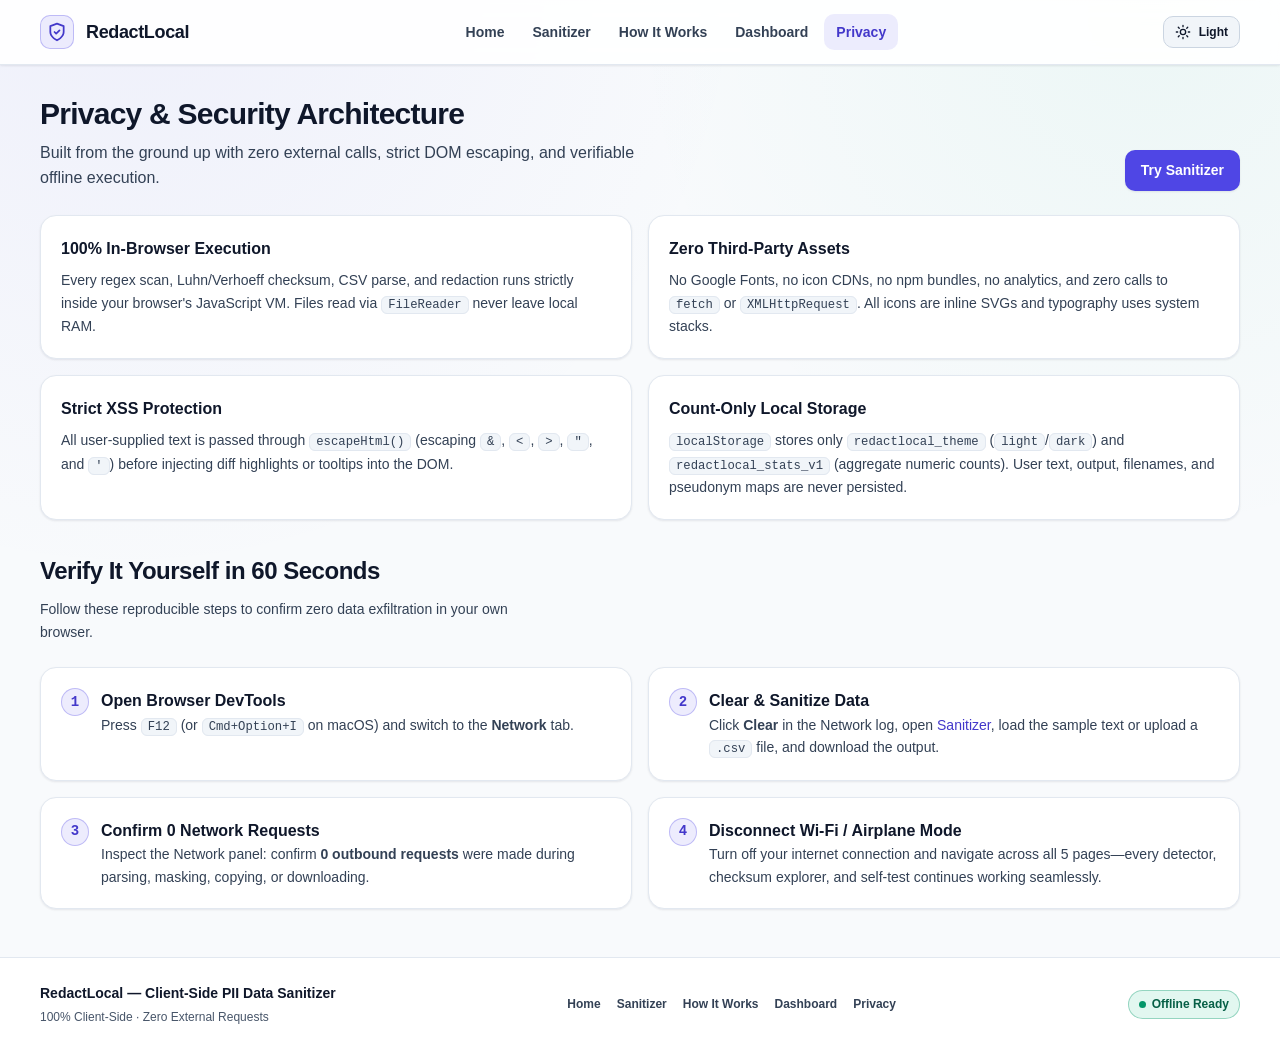
<file: privacy.html>
<!DOCTYPE html>
<html lang="en">
<head>
  <meta charset="UTF-8" />
  <meta name="viewport" content="width=device-width, initial-scale=1.0" />
  <meta name="description" content="Learn how RedactLocal processes all PII locally in browser memory with zero outbound requests, strict XSS escaping, and reproducible DevTools verification." />
  <title>Privacy &amp; Security — RedactLocal</title>
  <link rel="icon" type="image/svg+xml" href="data:image/svg+xml,%3Csvg xmlns='http://www.w3.org/2000/svg' viewBox='0 0 24 24' fill='none' stroke='%234f46e5' stroke-width='2' stroke-linecap='round' stroke-linejoin='round'%3E%3Cpath d='M12 22s8-4 8-10V5l-8-3-8 3v7c0 6 8 10 8 10z'/%3E%3Cpath d='m9 12 2 2 4-4'/%3E%3C/svg%3E" />
  <script src="scripts/theme-init.js"></script>
  <link rel="stylesheet" href="styles/tokens.css" />
  <link rel="stylesheet" href="styles/components.css" />
  <link rel="stylesheet" href="styles/pages.css" />
  <script src="scripts/shared.js" defer></script>
</head>
<body>
  <a href="#main-content" class="skip-link">Skip to main content</a>

  <header class="site-header">
    <div class="container">
      <div class="navbar">
        <a href="index.html" class="nav-brand">
          <span class="nav-logo" aria-hidden="true">
            <svg viewBox="0 0 24 24" width="20" height="20" fill="none" stroke="currentColor" stroke-width="2.1" stroke-linecap="round" stroke-linejoin="round" aria-hidden="true" focusable="false">
              <path d="M12 22s8-4 8-10V5l-8-3-8 3v7c0 6 8 10 8 10z" />
              <path d="m9 12 2 2 4-4" />
            </svg>
          </span>
          <span>RedactLocal</span>
        </a>

        <nav class="nav-links" aria-label="Main navigation">
          <a href="index.html" class="nav-link">Home</a>
          <a href="sanitizer.html" class="nav-link">Sanitizer</a>
          <a href="how-it-works.html" class="nav-link">How It Works</a>
          <a href="dashboard.html" class="nav-link">Dashboard</a>
          <a href="privacy.html" class="nav-link" aria-current="page">Privacy</a>
        </nav>

        <div class="nav-actions">
          <button type="button" id="theme-toggle-btn" class="theme-toggle" aria-label="Toggle dark or light theme" aria-pressed="false">
            <svg class="icon-sun" viewBox="0 0 24 24" width="16" height="16" fill="none" stroke="currentColor" stroke-width="2" stroke-linecap="round" stroke-linejoin="round" aria-hidden="true" focusable="false">
              <circle cx="12" cy="12" r="4" />
              <path d="M12 2v2M12 20v2M4.93 4.93l1.41 1.41M17.66 17.66l1.41 1.41M2 12h2M20 12h2M6.34 17.66l-1.41 1.41M19.07 4.93l-1.41 1.41" />
            </svg>
            <svg class="icon-moon" viewBox="0 0 24 24" width="16" height="16" fill="none" stroke="currentColor" stroke-width="2" stroke-linecap="round" stroke-linejoin="round" aria-hidden="true" focusable="false">
              <path d="M21 12.79A9 9 0 1 1 11.21 3 7 7 0 0 0 21 12.79z" />
            </svg>
            <span id="theme-toggle-label">Light</span>
          </button>
          <button type="button" id="mobile-menu-btn" class="mobile-menu-btn" aria-label="Open navigation menu" aria-expanded="false" aria-controls="mobile-drawer">
            <svg viewBox="0 0 24 24" width="20" height="20" fill="none" stroke="currentColor" stroke-width="2" stroke-linecap="round" stroke-linejoin="round" aria-hidden="true" focusable="false">
              <line x1="3" y1="6" x2="21" y2="6" />
              <line x1="3" y1="12" x2="21" y2="12" />
              <line x1="3" y1="18" x2="21" y2="18" />
            </svg>
          </button>
        </div>
      </div>

      <div id="mobile-drawer" class="mobile-drawer" hidden>
        <nav class="mobile-drawer-links" aria-label="Mobile navigation">
          <a href="index.html" class="nav-link">Home</a>
          <a href="sanitizer.html" class="nav-link">Sanitizer</a>
          <a href="how-it-works.html" class="nav-link">How It Works</a>
          <a href="dashboard.html" class="nav-link">Dashboard</a>
          <a href="privacy.html" class="nav-link" aria-current="page">Privacy</a>
        </nav>
      </div>
    </div>
  </header>

  <main id="main-content" class="page-main" tabindex="-1">
    <div class="container">
      <div class="page-hero-header">
        <div>
          <h1 class="page-title">Privacy &amp; Security Architecture</h1>
          <p class="page-subtitle">Built from the ground up with zero external calls, strict DOM escaping, and verifiable offline execution.</p>
        </div>
        <a href="sanitizer.html" class="btn btn-primary btn-md">Try Sanitizer</a>
      </div>

      <!-- Architecture Guarantees -->
      <section class="privacy-grid" aria-label="Security Guarantees">
        <article class="card card-padded privacy-card">
          <h2 class="section-title">100% In-Browser Execution</h2>
          <p class="feature-desc">Every regex scan, Luhn/Verhoeff checksum, CSV parse, and redaction runs strictly inside your browser's JavaScript VM. Files read via <code>FileReader</code> never leave local RAM.</p>
        </article>

        <article class="card card-padded privacy-card">
          <h2 class="section-title">Zero Third-Party Assets</h2>
          <p class="feature-desc">No Google Fonts, no icon CDNs, no npm bundles, no analytics, and zero calls to <code>fetch</code> or <code>XMLHttpRequest</code>. All icons are inline SVGs and typography uses system stacks.</p>
        </article>

        <article class="card card-padded privacy-card">
          <h2 class="section-title">Strict XSS Protection</h2>
          <p class="feature-desc">All user-supplied text is passed through <code>escapeHtml()</code> (escaping <code>&amp;</code>, <code>&lt;</code>, <code>&gt;</code>, <code>"</code>, and <code>'</code>) before injecting diff highlights or tooltips into the DOM.</p>
        </article>

        <article class="card card-padded privacy-card">
          <h2 class="section-title">Count-Only Local Storage</h2>
          <p class="feature-desc"><code>localStorage</code> stores only <code>redactlocal_theme</code> (<code>light</code>/<code>dark</code>) and <code>redactlocal_stats_v1</code> (aggregate numeric counts). User text, output, filenames, and pseudonym maps are never persisted.</p>
        </article>
      </section>

      <!-- Verify It Yourself Guide -->
      <section aria-labelledby="verify-heading">
        <div class="section-heading-wrap">
          <h2 id="verify-heading" class="section-heading">Verify It Yourself in 60 Seconds</h2>
          <p class="section-lead">Follow these reproducible steps to confirm zero data exfiltration in your own browser.</p>
        </div>

        <div class="verify-steps">
          <div class="card verify-step-card">
            <span class="verify-num">1</span>
            <div>
              <h3 class="feature-title">Open Browser DevTools</h3>
              <p class="feature-desc">Press <code>F12</code> (or <code>Cmd+Option+I</code> on macOS) and switch to the <strong>Network</strong> tab.</p>
            </div>
          </div>

          <div class="card verify-step-card">
            <span class="verify-num">2</span>
            <div>
              <h3 class="feature-title">Clear &amp; Sanitize Data</h3>
              <p class="feature-desc">Click <strong>Clear</strong> in the Network log, open <a href="sanitizer.html">Sanitizer</a>, load the sample text or upload a <code>.csv</code> file, and download the output.</p>
            </div>
          </div>

          <div class="card verify-step-card">
            <span class="verify-num">3</span>
            <div>
              <h3 class="feature-title">Confirm 0 Network Requests</h3>
              <p class="feature-desc">Inspect the Network panel: confirm <strong>0 outbound requests</strong> were made during parsing, masking, copying, or downloading.</p>
            </div>
          </div>

          <div class="card verify-step-card">
            <span class="verify-num">4</span>
            <div>
              <h3 class="feature-title">Disconnect Wi-Fi / Airplane Mode</h3>
              <p class="feature-desc">Turn off your internet connection and navigate across all 5 pages—every detector, checksum explorer, and self-test continues working seamlessly.</p>
            </div>
          </div>
        </div>
      </section>
    </div>
  </main>

  <footer class="site-footer">
    <div class="container">
      <div class="footer-inner">
        <div class="footer-brand">
          <span class="footer-tagline">RedactLocal — Client-Side PII Data Sanitizer</span>
          <span class="footer-privacy">100% Client-Side · Zero External Requests</span>
        </div>

        <nav class="footer-links" aria-label="Footer navigation">
          <a href="index.html">Home</a>
          <a href="sanitizer.html">Sanitizer</a>
          <a href="how-it-works.html">How It Works</a>
          <a href="dashboard.html">Dashboard</a>
          <a href="privacy.html">Privacy</a>
        </nav>

        <span class="footer-status">
          <span class="status-dot" aria-hidden="true"></span>
          Offline Ready
        </span>
      </div>
    </div>
  </footer>
</body>
</html>
</file>
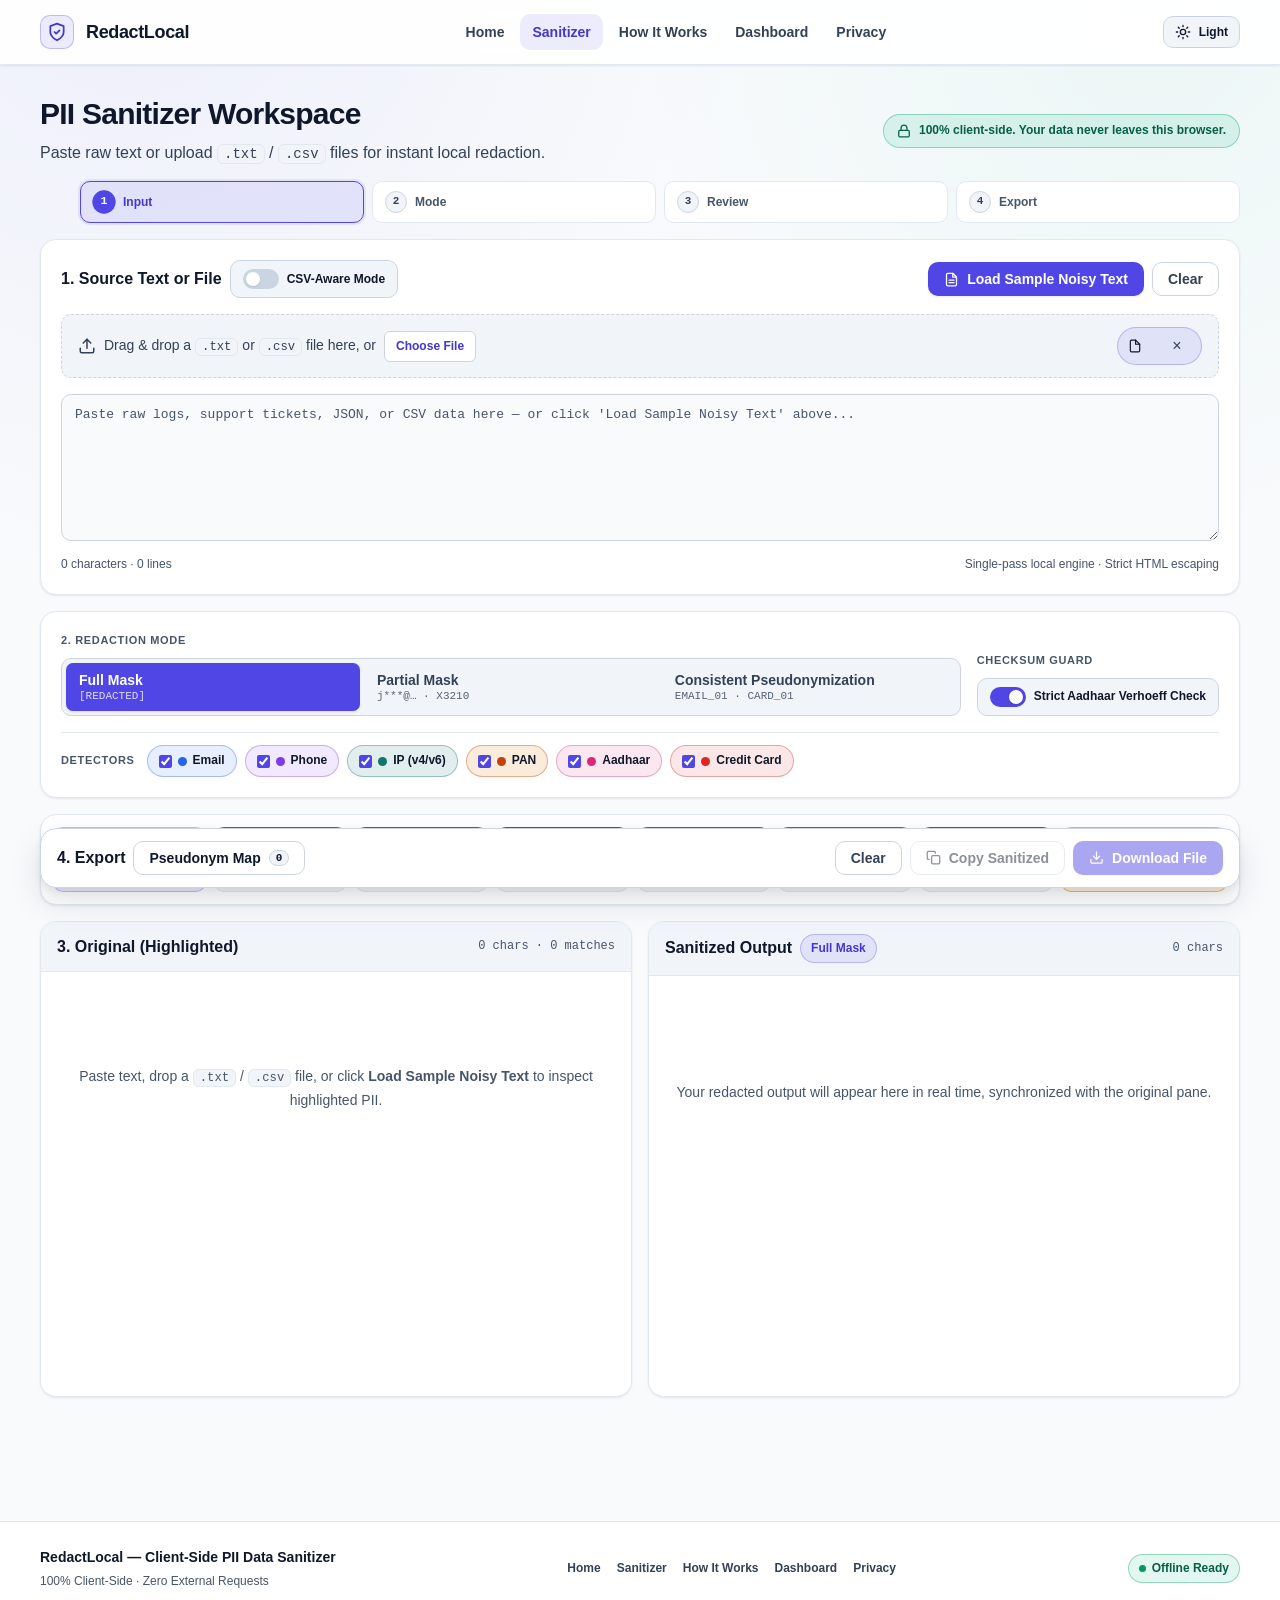
<file: sanitizer.html>
<!DOCTYPE html>
<html lang="en">
<head>
  <meta charset="UTF-8" />
  <meta name="viewport" content="width=device-width, initial-scale=1.0" />
  <meta name="description" content="Paste raw logs or upload .txt and .csv files for instant in-browser PII detection, checksum validation, side-by-side diff inspection, and redacted file download." />
  <title>Sanitizer — RedactLocal</title>
  <link rel="icon" type="image/svg+xml" href="data:image/svg+xml,%3Csvg xmlns='http://www.w3.org/2000/svg' viewBox='0 0 24 24' fill='none' stroke='%234f46e5' stroke-width='2' stroke-linecap='round' stroke-linejoin='round'%3E%3Cpath d='M12 22s8-4 8-10V5l-8-3-8 3v7c0 6 8 10 8 10z'/%3E%3Cpath d='m9 12 2 2 4-4'/%3E%3C/svg%3E" />
  <script src="scripts/theme-init.js"></script>
  <link rel="stylesheet" href="styles/tokens.css" />
  <link rel="stylesheet" href="styles/components.css" />
  <link rel="stylesheet" href="styles/pages.css" />
  <script src="engine.js" defer></script>
  <script src="scripts/shared.js" defer></script>
  <script src="scripts/stats.js" defer></script>
  <script src="scripts/sanitizer-ui.js" defer></script>
</head>
<body>
  <a href="#main-content" class="skip-link">Skip to main content</a>

  <header class="site-header">
    <div class="container">
      <div class="navbar">
        <a href="index.html" class="nav-brand">
          <span class="nav-logo" aria-hidden="true">
            <svg viewBox="0 0 24 24" width="20" height="20" fill="none" stroke="currentColor" stroke-width="2.1" stroke-linecap="round" stroke-linejoin="round" aria-hidden="true" focusable="false">
              <path d="M12 22s8-4 8-10V5l-8-3-8 3v7c0 6 8 10 8 10z" />
              <path d="m9 12 2 2 4-4" />
            </svg>
          </span>
          <span>RedactLocal</span>
        </a>

        <nav class="nav-links" aria-label="Main navigation">
          <a href="index.html" class="nav-link">Home</a>
          <a href="sanitizer.html" class="nav-link" aria-current="page">Sanitizer</a>
          <a href="how-it-works.html" class="nav-link">How It Works</a>
          <a href="dashboard.html" class="nav-link">Dashboard</a>
          <a href="privacy.html" class="nav-link">Privacy</a>
        </nav>

        <div class="nav-actions">
          <button type="button" id="theme-toggle-btn" class="theme-toggle" aria-label="Toggle dark or light theme" aria-pressed="false">
            <svg class="icon-sun" viewBox="0 0 24 24" width="16" height="16" fill="none" stroke="currentColor" stroke-width="2" stroke-linecap="round" stroke-linejoin="round" aria-hidden="true" focusable="false">
              <circle cx="12" cy="12" r="4" />
              <path d="M12 2v2M12 20v2M4.93 4.93l1.41 1.41M17.66 17.66l1.41 1.41M2 12h2M20 12h2M6.34 17.66l-1.41 1.41M19.07 4.93l-1.41 1.41" />
            </svg>
            <svg class="icon-moon" viewBox="0 0 24 24" width="16" height="16" fill="none" stroke="currentColor" stroke-width="2" stroke-linecap="round" stroke-linejoin="round" aria-hidden="true" focusable="false">
              <path d="M21 12.79A9 9 0 1 1 11.21 3 7 7 0 0 0 21 12.79z" />
            </svg>
            <span id="theme-toggle-label">Light</span>
          </button>
          <button type="button" id="mobile-menu-btn" class="mobile-menu-btn" aria-label="Open navigation menu" aria-expanded="false" aria-controls="mobile-drawer">
            <svg viewBox="0 0 24 24" width="20" height="20" fill="none" stroke="currentColor" stroke-width="2" stroke-linecap="round" stroke-linejoin="round" aria-hidden="true" focusable="false">
              <line x1="3" y1="6" x2="21" y2="6" />
              <line x1="3" y1="12" x2="21" y2="12" />
              <line x1="3" y1="18" x2="21" y2="18" />
            </svg>
          </button>
        </div>
      </div>

      <div id="mobile-drawer" class="mobile-drawer" hidden>
        <nav class="mobile-drawer-links" aria-label="Mobile navigation">
          <a href="index.html" class="nav-link">Home</a>
          <a href="sanitizer.html" class="nav-link" aria-current="page">Sanitizer</a>
          <a href="how-it-works.html" class="nav-link">How It Works</a>
          <a href="dashboard.html" class="nav-link">Dashboard</a>
          <a href="privacy.html" class="nav-link">Privacy</a>
        </nav>
      </div>
    </div>
  </header>

  <main id="main-content" class="page-main" tabindex="-1">
    <div class="container sanitizer-stack">
      <!-- Top Header & Privacy Guarantee -->
      <div class="sanitizer-topbar">
        <div>
          <h1 class="page-title">PII Sanitizer Workspace</h1>
          <p class="page-subtitle">Paste raw text or upload <code>.txt</code> / <code>.csv</code> files for instant local redaction.</p>
        </div>
        <div class="privacy-pill" role="status">
          <svg viewBox="0 0 24 24" width="14" height="14" fill="none" stroke="currentColor" stroke-width="2.2" stroke-linecap="round" stroke-linejoin="round" aria-hidden="true" focusable="false">
            <rect x="3" y="11" width="18" height="11" rx="2" ry="2" />
            <path d="M7 11V7a5 5 0 0 1 10 0v4" />
          </svg>
          <span>100% client-side. Your data never leaves this browser.</span>
        </div>
      </div>

      <!-- 4-Step Dynamic Stepper -->
      <ol id="sanitizer-stepper" class="stepper" aria-label="Sanitization workflow steps">
        <li class="stepper-step is-active">
          <span class="stepper-num">1</span>
          <span>Input</span>
        </li>
        <li class="stepper-step">
          <span class="stepper-num">2</span>
          <span>Mode</span>
        </li>
        <li class="stepper-step">
          <span class="stepper-num">3</span>
          <span>Review</span>
        </li>
        <li class="stepper-step">
          <span class="stepper-num">4</span>
          <span>Export</span>
        </li>
      </ol>

      <!-- Input & Dropzone Card -->
      <section class="card card-padded sanitizer-stack" aria-labelledby="input-heading">
        <div class="section-header-row">
          <div class="section-title-group">
            <h2 id="input-heading" class="section-title">1. Source Text or File</h2>
            <label class="toggle-switch" title="Parse input cell-by-cell with RFC 4180 CSV rules while sharing pseudonym mapping across rows">
              <input type="checkbox" id="csv-mode-toggle" />
              <span class="toggle-track" aria-hidden="true"><span class="toggle-thumb"></span></span>
              <span>CSV-Aware Mode</span>
            </label>
          </div>

          <div class="input-actions">
            <button type="button" id="load-sample-btn" class="btn btn-primary btn-md">
              <svg viewBox="0 0 24 24" width="15" height="15" fill="none" stroke="currentColor" stroke-width="2" stroke-linecap="round" stroke-linejoin="round" aria-hidden="true" focusable="false">
                <path d="M14 2H6a2 2 0 0 0-2 2v16a2 2 0 0 0 2 2h12a2 2 0 0 0 2-2V8z" />
                <polyline points="14 2 14 8 20 8" />
                <line x1="16" y1="13" x2="8" y2="13" />
                <line x1="16" y1="17" x2="8" y2="17" />
              </svg>
              <span>Load Sample Noisy Text</span>
            </button>
            <button type="button" id="clear-btn" class="btn btn-ghost btn-md">Clear</button>
          </div>
        </div>

        <div id="drop-zone" class="dropzone">
          <div class="dropzone-left">
            <svg viewBox="0 0 24 24" width="18" height="18" fill="none" stroke="currentColor" stroke-width="2" stroke-linecap="round" stroke-linejoin="round" aria-hidden="true" focusable="false">
              <path d="M21 15v4a2 2 0 0 1-2 2H5a2 2 0 0 1-2-2v-4" />
              <polyline points="17 8 12 3 7 8" />
              <line x1="12" y1="3" x2="12" y2="15" />
            </svg>
            <span>Drag &amp; drop a <code>.txt</code> or <code>.csv</code> file here, or</span>
            <label for="file-input" class="file-picker-btn" tabindex="0" role="button">Choose File</label>
            <input type="file" id="file-input" accept=".txt,.csv,text/plain,text/csv" hidden />
          </div>

          <div id="file-chip" class="file-chip" hidden>
            <svg viewBox="0 0 24 24" width="14" height="14" fill="none" stroke="currentColor" stroke-width="2" stroke-linecap="round" stroke-linejoin="round" aria-hidden="true" focusable="false">
              <path d="M13 2H6a2 2 0 0 0-2 2v16a2 2 0 0 0 2 2h12a2 2 0 0 0 2-2V9z" />
              <polyline points="13 2 13 9 20 9" />
            </svg>
            <span id="file-name" class="file-chip-name"></span>
            <span id="file-size" class="file-chip-size"></span>
            <button type="button" id="file-clear-btn" class="file-chip-remove" aria-label="Remove loaded file" title="Remove file">&times;</button>
          </div>
        </div>

        <div id="input-error-banner" class="alert alert-error" role="alert" hidden>
          <svg viewBox="0 0 24 24" width="18" height="18" fill="none" stroke="currentColor" stroke-width="2" stroke-linecap="round" stroke-linejoin="round" aria-hidden="true" focusable="false">
            <circle cx="12" cy="12" r="10" />
            <line x1="12" y1="8" x2="12" y2="12" />
            <line x1="12" y1="16" x2="12.01" y2="16" />
          </svg>
          <span id="input-error-text"></span>
        </div>

        <div>
          <textarea
            id="raw-input"
            class="textarea"
            rows="6"
            spellcheck="false"
            aria-label="Raw input text to sanitize"
            placeholder="Paste raw logs, support tickets, JSON, or CSV data here — or click 'Load Sample Noisy Text' above..."
          ></textarea>
          <div class="input-meta-row">
            <span id="input-meta">0 characters · 0 lines</span>
            <span>Single-pass local engine · Strict HTML escaping</span>
          </div>
        </div>
      </section>

      <!-- Controls Card -->
      <section class="card card-padded controls-grid" aria-label="Redaction Mode and Detectors">
        <div class="controls-top-row">
          <div class="control-group control-group-mode">
            <span class="control-label">2. Redaction Mode</span>
            <div class="segmented-tabs" role="radiogroup" aria-label="Redaction Mode">
              <button type="button" class="segmented-tab is-active" data-mode="full" role="radio" aria-checked="true">
                <span class="mode-tab-title">Full Mask</span>
                <span class="mode-tab-sample">[REDACTED]</span>
              </button>
              <button type="button" class="segmented-tab" data-mode="partial" role="radio" aria-checked="false">
                <span class="mode-tab-title">Partial Mask</span>
                <span class="mode-tab-sample">j***@… · X3210</span>
              </button>
              <button type="button" class="segmented-tab" data-mode="pseudonym" role="radio" aria-checked="false">
                <span class="mode-tab-title">Consistent Pseudonymization</span>
                <span class="mode-tab-sample">EMAIL_01 · CARD_01</span>
              </button>
            </div>
          </div>

          <div class="control-group">
            <span class="control-label">Checksum Guard</span>
            <label class="toggle-switch" title="Validate 12-digit Aadhaar candidates using the Verhoeff checksum algorithm">
              <input type="checkbox" id="strict-verhoeff-toggle" checked />
              <span class="toggle-track" aria-hidden="true"><span class="toggle-thumb"></span></span>
              <span>Strict Aadhaar Verhoeff Check</span>
            </label>
          </div>
        </div>

        <div class="entity-toggles-row">
          <span class="control-label">Detectors</span>
          <div class="entity-chips" id="entity-toggles">
            <label class="entity-chip chip-EMAIL">
              <input type="checkbox" data-entity="EMAIL" checked />
              <span class="entity-dot entity-dot-EMAIL" aria-hidden="true"></span>
              <span>Email</span>
            </label>
            <label class="entity-chip chip-PHONE">
              <input type="checkbox" data-entity="PHONE" checked />
              <span class="entity-dot entity-dot-PHONE" aria-hidden="true"></span>
              <span>Phone</span>
            </label>
            <label class="entity-chip chip-IP">
              <input type="checkbox" data-entity="IP" checked />
              <span class="entity-dot entity-dot-IP" aria-hidden="true"></span>
              <span>IP (v4/v6)</span>
            </label>
            <label class="entity-chip chip-PAN">
              <input type="checkbox" data-entity="PAN" checked />
              <span class="entity-dot entity-dot-PAN" aria-hidden="true"></span>
              <span>PAN</span>
            </label>
            <label class="entity-chip chip-AADHAAR">
              <input type="checkbox" data-entity="AADHAAR" checked />
              <span class="entity-dot entity-dot-AADHAAR" aria-hidden="true"></span>
              <span>Aadhaar</span>
            </label>
            <label class="entity-chip chip-CREDIT_CARD">
              <input type="checkbox" data-entity="CREDIT_CARD" checked />
              <span class="entity-dot entity-dot-CREDIT_CARD" aria-hidden="true"></span>
              <span>Credit Card</span>
            </label>
          </div>
        </div>
      </section>

      <!-- Live Audit Stats Bar -->
      <section class="card stats-strip" aria-label="Audit Statistics">
        <div class="stat-tile stat-tile-total">
          <span class="stat-tile-label">Total Entities</span>
          <span class="stat-tile-value" id="stat-total">0</span>
        </div>
        <div class="stat-tile stat-tile-entity stat-tile-EMAIL">
          <span class="stat-tile-label"><span class="entity-dot entity-dot-EMAIL" aria-hidden="true"></span>Email</span>
          <span class="stat-tile-value" id="stat-EMAIL">0</span>
        </div>
        <div class="stat-tile stat-tile-entity stat-tile-PHONE">
          <span class="stat-tile-label"><span class="entity-dot entity-dot-PHONE" aria-hidden="true"></span>Phone</span>
          <span class="stat-tile-value" id="stat-PHONE">0</span>
        </div>
        <div class="stat-tile stat-tile-entity stat-tile-IP">
          <span class="stat-tile-label"><span class="entity-dot entity-dot-IP" aria-hidden="true"></span>IP</span>
          <span class="stat-tile-value" id="stat-IP">0</span>
        </div>
        <div class="stat-tile stat-tile-entity stat-tile-PAN">
          <span class="stat-tile-label"><span class="entity-dot entity-dot-PAN" aria-hidden="true"></span>PAN</span>
          <span class="stat-tile-value" id="stat-PAN">0</span>
        </div>
        <div class="stat-tile stat-tile-entity stat-tile-AADHAAR">
          <span class="stat-tile-label"><span class="entity-dot entity-dot-AADHAAR" aria-hidden="true"></span>Aadhaar</span>
          <span class="stat-tile-value" id="stat-AADHAAR">0</span>
        </div>
        <div class="stat-tile stat-tile-entity stat-tile-CREDIT_CARD">
          <span class="stat-tile-label"><span class="entity-dot entity-dot-CREDIT_CARD" aria-hidden="true"></span>Credit Card</span>
          <span class="stat-tile-value" id="stat-CREDIT_CARD">0</span>
        </div>
        <div class="stat-tile stat-tile-luhn" title="13-19 digit card-like sequences that failed Luhn checksum and were excluded from PII/Phone/Aadhaar false positives">
          <span class="stat-tile-label">Luhn-Rejected</span>
          <span class="stat-tile-value" id="stat-luhn-rejected">0</span>
          <span class="sr-only">13 to 19 digit candidates that failed Luhn checksum and were excluded from Phone and Aadhaar false positives.</span>
        </div>
      </section>

      <!-- Large-Input Notice -->
      <div id="large-input-notice" class="alert alert-warning" role="status" aria-live="polite" hidden>
        <svg viewBox="0 0 24 24" width="18" height="18" fill="none" stroke="currentColor" stroke-width="2" stroke-linecap="round" stroke-linejoin="round" aria-hidden="true" focusable="false">
          <circle cx="12" cy="12" r="10" />
          <line x1="12" y1="8" x2="12" y2="12" />
          <line x1="12" y1="16" x2="12.01" y2="16" />
        </svg>
        <span id="large-input-notice-text"></span>
      </div>

      <!-- Pseudonym Mapping Drawer -->
      <section id="mapping-drawer" class="card card-padded" aria-labelledby="mapping-heading" tabindex="-1" hidden>
        <div class="section-header-row">
          <div>
            <h2 id="mapping-heading" class="section-title">Pseudonym Mapping Table</h2>
            <p class="input-meta-row">Deterministic per-scan mapping keyed on normalized entity values</p>
          </div>
          <button type="button" id="close-map-btn" class="btn btn-ghost btn-sm">Hide</button>
        </div>

        <div id="mapping-empty-state" class="alert alert-info mapping-alert">
          <span>Switch to <strong>Consistent Pseudonymization</strong> mode with non-empty input to populate placeholder mappings.</span>
        </div>

        <div id="mapping-table-wrap" class="mapping-table-wrap" hidden>
          <table class="data-table">
            <thead>
              <tr>
                <th>Placeholder</th>
                <th>Entity Type</th>
                <th>Original Value</th>
                <th>Occurrences</th>
              </tr>
            </thead>
            <tbody id="mapping-tbody"></tbody>
          </table>
        </div>
      </section>

      <!-- Side-by-Side Diff Panes -->
      <section class="diff-grid" id="diff-grid" aria-label="Side-by-Side Diff Comparison">
        <div class="card diff-pane-card">
          <div class="diff-pane-header">
            <span class="section-title">3. Original (Highlighted)</span>
            <span id="original-pane-meta" class="diff-pane-meta">0 chars · 0 matches</span>
          </div>
          <div id="original-diff-pane" class="diff-pane-body" tabindex="0" role="region" aria-label="Original highlighted input">
            <div id="original-empty" class="diff-empty">
              <p>Paste text, drop a <code>.txt</code> / <code>.csv</code> file, or click <strong>Load Sample Noisy Text</strong> to inspect highlighted PII.</p>
            </div>
            <pre id="original-diff-content" class="diff-code" hidden></pre>
          </div>
        </div>

        <div class="card diff-pane-card">
          <div class="diff-pane-header">
            <div class="section-title-group">
              <span class="section-title">Sanitized Output</span>
              <span id="active-mode-badge" class="badge badge-accent">Full Mask</span>
            </div>
            <span id="sanitized-pane-meta" class="diff-pane-meta">0 chars</span>
          </div>
          <div id="sanitized-diff-pane" class="diff-pane-body" tabindex="0" role="region" aria-label="Sanitized redacted output">
            <div id="sanitized-empty" class="diff-empty">
              <p>Your redacted output will appear here in real time, synchronized with the original pane.</p>
            </div>
            <pre id="sanitized-diff-content" class="diff-code" hidden></pre>
          </div>
        </div>
      </section>

      <!-- Sticky Export & Action Bar -->
      <div class="sticky-action-bar" role="region" aria-label="Export and Output Actions">
        <div class="section-title-group">
          <span class="section-title">4. Export</span>
          <button type="button" id="toggle-map-btn" class="btn btn-secondary btn-md" aria-expanded="false" aria-controls="mapping-drawer">
            <span>Pseudonym Map</span>
            <span id="map-count-badge" class="count-pill">0</span>
          </button>
        </div>

        <div class="action-bar-buttons">
          <button type="button" id="action-clear-btn" class="btn btn-ghost btn-md">Clear</button>

          <button type="button" id="copy-btn" class="btn btn-secondary btn-md" disabled>
            <svg viewBox="0 0 24 24" width="15" height="15" fill="none" stroke="currentColor" stroke-width="2" stroke-linecap="round" stroke-linejoin="round" aria-hidden="true" focusable="false">
              <rect x="9" y="9" width="13" height="13" rx="2" ry="2" />
              <path d="M5 15H4a2 2 0 0 1-2-2V4a2 2 0 0 1 2-2h9a2 2 0 0 1 2 2v1" />
            </svg>
            <span id="copy-btn-label">Copy Sanitized</span>
          </button>

          <button type="button" id="download-btn" class="btn btn-primary btn-md" disabled>
            <svg viewBox="0 0 24 24" width="15" height="15" fill="none" stroke="currentColor" stroke-width="2" stroke-linecap="round" stroke-linejoin="round" aria-hidden="true" focusable="false">
              <path d="M21 15v4a2 2 0 0 1-2 2H5a2 2 0 0 1-2-2v-4" />
              <polyline points="7 10 12 15 17 10" />
              <line x1="12" y1="15" x2="12" y2="3" />
            </svg>
            <span>Download File</span>
          </button>
        </div>
      </div>
    </div>
  </main>

  <footer class="site-footer">
    <div class="container">
      <div class="footer-inner">
        <div class="footer-brand">
          <span class="footer-tagline">RedactLocal — Client-Side PII Data Sanitizer</span>
          <span class="footer-privacy">100% Client-Side · Zero External Requests</span>
        </div>

        <nav class="footer-links" aria-label="Footer navigation">
          <a href="index.html">Home</a>
          <a href="sanitizer.html">Sanitizer</a>
          <a href="how-it-works.html">How It Works</a>
          <a href="dashboard.html">Dashboard</a>
          <a href="privacy.html">Privacy</a>
        </nav>

        <span class="footer-status">
          <span class="status-dot" aria-hidden="true"></span>
          Offline Ready
        </span>
      </div>
    </div>
  </footer>

  <!-- Floating Viewport-Safe Tooltip for Highlighted Entities -->
  <div id="diff-tooltip" class="diff-tooltip" role="tooltip" hidden>
    <span id="diff-tooltip-dot" class="entity-dot" aria-hidden="true"></span>
    <span id="diff-tooltip-label"></span>
    <span aria-hidden="true">→</span>
    <code id="diff-tooltip-rep" class="diff-tooltip-rep"></code>
  </div>
</body>
</html>
</file>
<file: styles/tokens.css>
/* ==========================================================================
   RedactLocal Design System — Tokens, Light/Dark Themes & Base Reset
   Zero external dependencies. Offline & GitHub Pages / Vercel compatible.
   ========================================================================== */

:root {
  /* Surface Ramp (Light Mode) */
  --bg-page: #f8fafc;
  --bg-ambient: radial-gradient(circle at 10% -5%, rgba(79, 70, 229, 0.06), transparent 42%),
                radial-gradient(circle at 90% 2%, rgba(16, 185, 129, 0.05), transparent 36%);
  --bg-header: rgba(255, 255, 255, 0.9);
  --bg-surface: #ffffff;
  --bg-elevated: #ffffff;
  --bg-muted: #f1f5f9;
  --bg-subtle: #e2e8f0;

  /* Borders */
  --border-subtle: #e2e8f0;
  --border-strong: #cbd5e1;

  /* Text Hierarchy */
  --text-primary: #0f172a;
  --text-secondary: #334155;
  --text-muted: #475569;

  /* Single Brand Accent (Security Indigo) */
  --accent: #4f46e5;
  --accent-solid: #4f46e5;
  --accent-solid-hover: #4338ca;
  --accent-text: #4338ca;
  --accent-soft: rgba(79, 70, 229, 0.1);
  --accent-ring: rgba(79, 70, 229, 0.3);

  /* Semantic Status Tokens */
  --success: #059669;
  --success-solid: #047857;
  --on-success-solid: #ffffff;
  --success-bg: rgba(16, 185, 129, 0.12);
  --success-border: rgba(5, 150, 105, 0.35);
  --success-text: #065f46;

  --warning: #d97706;
  --warning-bg: rgba(245, 158, 11, 0.14);
  --warning-border: rgba(180, 83, 9, 0.38);
  --warning-text: #92400e;

  --danger: #dc2626;
  --danger-hover: #b91c1c;
  --danger-bg: rgba(239, 68, 68, 0.12);
  --danger-border: rgba(220, 38, 38, 0.36);
  --danger-text: #991b1b;

  /* Distinct Semantic Entity Colors (WCAG AA+ in Light Mode) */
  --entity-email: #2563eb;
  --entity-email-bg: rgba(37, 99, 235, 0.11);
  --entity-email-border: rgba(37, 99, 235, 0.35);

  --entity-phone: #7c3aed;
  --entity-phone-bg: rgba(124, 58, 237, 0.11);
  --entity-phone-border: rgba(124, 58, 237, 0.35);

  --entity-ip: #0f766e;
  --entity-ip-bg: rgba(15, 118, 110, 0.12);
  --entity-ip-border: rgba(15, 118, 110, 0.36);

  --entity-pan: #c2410c;
  --entity-pan-bg: rgba(217, 119, 6, 0.14);
  --entity-pan-border: rgba(194, 65, 12, 0.38);

  --entity-aadhaar: #db2777;
  --entity-aadhaar-bg: rgba(219, 39, 119, 0.11);
  --entity-aadhaar-border: rgba(219, 39, 119, 0.35);

  --entity-card: #dc2626;
  --entity-card-bg: rgba(220, 38, 38, 0.11);
  --entity-card-border: rgba(220, 38, 38, 0.36);

  /* Tooltip & Code Surfaces */
  --tooltip-bg: #0f172a;
  --tooltip-border: #334155;
  --tooltip-text: #f8fafc;
  --code-bg: #f8fafc;

  /* Spacing Scale */
  --space-1: 4px;
  --space-2: 8px;
  --space-3: 12px;
  --space-4: 16px;
  --space-5: 20px;
  --space-6: 24px;
  --space-8: 32px;
  --space-10: 40px;
  --space-12: 48px;

  /* Border Radii */
  --radius-sm: 6px;
  --radius-md: 10px;
  --radius-lg: 16px;
  --radius-full: 9999px;

  /* Multi-layer Shadows */
  --shadow-sm: 0 1px 2px rgba(15, 23, 42, 0.05), 0 1px 3px rgba(15, 23, 42, 0.04);
  --shadow-md: 0 4px 12px rgba(15, 23, 42, 0.06), 0 2px 4px rgba(15, 23, 42, 0.04);
  --shadow-lg: 0 14px 32px rgba(15, 23, 42, 0.12), 0 4px 10px rgba(15, 23, 42, 0.06);

  /* Type Scale & Stacks */
  --font-sans: -apple-system, BlinkMacSystemFont, "Segoe UI", Roboto, "Helvetica Neue", Arial, sans-serif;
  --font-mono: ui-monospace, SFMono-Regular, Menlo, Monaco, Consolas, "Liberation Mono", "Courier New", monospace;

  --text-xs: 0.75rem;
  --text-sm: 0.875rem;
  --text-base: 1rem;
  --text-lg: 1.125rem;
  --text-xl: 1.25rem;
  --text-2xl: 1.5rem;
  --text-3xl: 1.875rem;
  --text-5xl: 3rem;

  --container-max: 1240px;
  --nav-height: 64px;
}

/* Dark Mode Tokens */
:root[data-theme="dark"] {
  --bg-page: #090d16;
  --bg-ambient: radial-gradient(circle at 10% -5%, rgba(99, 102, 241, 0.12), transparent 42%),
                radial-gradient(circle at 90% 2%, rgba(16, 185, 129, 0.08), transparent 36%);
  --bg-header: rgba(15, 22, 36, 0.88);
  --bg-surface: #0f1624;
  --bg-elevated: #151e30;
  --bg-muted: #111827;
  --bg-subtle: #1e293b;

  --border-subtle: #1f2a3d;
  --border-strong: #334155;

  --text-primary: #f8fafc;
  --text-secondary: #cbd5e1;
  --text-muted: #94a3b8;

  --accent: #6366f1;
  --accent-solid: #4f46e5;
  --accent-solid-hover: #4338ca;
  --accent-text: #a5b4fc;
  --accent-soft: rgba(99, 102, 241, 0.18);
  --accent-ring: rgba(129, 140, 248, 0.42);

  --success: #34d399;
  --success-solid: #34d399;
  --on-success-solid: #052e16;
  --success-bg: rgba(16, 185, 129, 0.15);
  --success-border: rgba(52, 211, 153, 0.4);
  --success-text: #6ee7b7;

  --warning: #fbbf24;
  --warning-bg: rgba(245, 158, 11, 0.16);
  --warning-border: rgba(251, 191, 36, 0.42);
  --warning-text: #fcd34d;

  --danger: #dc2626;
  --danger-hover: #b91c1c;
  --danger-bg: rgba(239, 68, 68, 0.18);
  --danger-border: rgba(248, 113, 113, 0.42);
  --danger-text: #fca5a5;

  /* Distinct Semantic Entity Colors (WCAG AA+ in Dark Mode) */
  --entity-email: #60a5fa;
  --entity-email-bg: rgba(59, 130, 246, 0.22);
  --entity-email-border: rgba(96, 165, 250, 0.48);

  --entity-phone: #c084fc;
  --entity-phone-bg: rgba(168, 85, 247, 0.22);
  --entity-phone-border: rgba(192, 132, 252, 0.48);

  --entity-ip: #2dd4bf;
  --entity-ip-bg: rgba(20, 184, 166, 0.2);
  --entity-ip-border: rgba(45, 212, 191, 0.46);

  --entity-pan: #fbbf24;
  --entity-pan-bg: rgba(245, 158, 11, 0.22);
  --entity-pan-border: rgba(251, 191, 36, 0.48);

  --entity-aadhaar: #f472b6;
  --entity-aadhaar-bg: rgba(236, 72, 153, 0.22);
  --entity-aadhaar-border: rgba(244, 114, 182, 0.48);

  --entity-card: #f87171;
  --entity-card-bg: rgba(239, 68, 68, 0.23);
  --entity-card-border: rgba(248, 113, 113, 0.5);

  --tooltip-bg: #1e293b;
  --tooltip-border: #475569;
  --tooltip-text: #f8fafc;
  --code-bg: #0b1120;

  --shadow-sm: 0 1px 3px rgba(0, 0, 0, 0.35);
  --shadow-md: 0 6px 18px rgba(0, 0, 0, 0.42);
  --shadow-lg: 0 16px 40px rgba(0, 0, 0, 0.55);
}

/* Base Reset */
*,
*::before,
*::after {
  box-sizing: border-box;
}

html {
  font-size: 16px;
}

@media (prefers-reduced-motion: no-preference) {
  html {
    scroll-behavior: smooth;
  }
}

body {
  margin: 0;
  padding: 0;
  background-color: var(--bg-page);
  background-image: var(--bg-ambient);
  background-attachment: fixed;
  color: var(--text-primary);
  font-family: var(--font-sans);
  font-size: var(--text-sm);
  line-height: 1.6;
  min-height: 100vh;
  display: flex;
  flex-direction: column;
  -webkit-font-smoothing: antialiased;
  overflow-x: clip;
}

h1, h2, h3, h4, p, ul, ol, figure, blockquote {
  margin: 0;
}

a {
  color: var(--accent-text);
  text-decoration: none;
}

a:hover {
  text-decoration: underline;
}

code, pre, kbd {
  font-family: var(--font-mono);
}

code {
  font-size: 0.875em;
  background: var(--bg-muted);
  border: 1px solid var(--border-subtle);
  padding: 1px 6px;
  border-radius: var(--radius-sm);
}

img, svg {
  display: block;
  max-width: 100%;
}

button, input, textarea, select {
  font-family: inherit;
}

:focus-visible {
  outline: 2px solid var(--accent);
  outline-offset: 2px;
}

.sr-only {
  position: absolute;
  width: 1px;
  height: 1px;
  padding: 0;
  margin: -1px;
  overflow: hidden;
  clip: rect(0, 0, 0, 0);
  white-space: nowrap;
  border: 0;
}

.skip-link {
  position: absolute;
  left: -9999px;
  top: var(--space-3);
  z-index: 2000;
  padding: var(--space-2) var(--space-4);
  background: var(--accent-solid);
  color: #ffffff;
  border-radius: var(--radius-md);
  font-weight: 700;
}

.skip-link:focus {
  left: var(--space-4);
}

.container {
  width: 100%;
  max-width: var(--container-max);
  margin: 0 auto;
  padding: 0 var(--space-5);
}

.page-main {
  flex: 1;
  padding: var(--space-8) 0 var(--space-12);
}

.page-main:focus {
  outline: none;
}

@media (max-width: 640px) {
  body {
    background-attachment: scroll;
  }
  .container {
    padding: 0 var(--space-3);
  }
  .page-main {
    padding: var(--space-5) 0 var(--space-8);
  }
}
</file>
<file: styles/components.css>
/* ==========================================================================
   RedactLocal Shared Component Library
   Navbar, Footer, Buttons, Cards, Badges, Inputs, Tabs, Stepper, Tooltips,
   Toast Notifications, Confirmation Modal.
   ========================================================================== */

/* ---------- Sticky Navbar ---------- */
.site-header {
  position: sticky;
  top: 0;
  z-index: 100;
  background: var(--bg-header);
  backdrop-filter: blur(10px);
  -webkit-backdrop-filter: blur(10px);
  border-bottom: 1px solid var(--border-subtle);
  box-shadow: var(--shadow-sm);
}

.navbar {
  display: flex;
  align-items: center;
  justify-content: space-between;
  gap: var(--space-4);
  min-height: var(--nav-height);
}

.nav-brand {
  display: inline-flex;
  align-items: center;
  gap: var(--space-3);
  color: var(--text-primary);
  font-weight: 800;
  font-size: var(--text-lg);
  letter-spacing: -0.02em;
  flex-shrink: 0;
}

.nav-brand:hover {
  text-decoration: none;
}

.nav-logo {
  width: 34px;
  height: 34px;
  border-radius: var(--radius-md);
  background: var(--accent-soft);
  border: 1px solid var(--accent-ring);
  color: var(--accent-text);
  display: inline-flex;
  align-items: center;
  justify-content: center;
}

.nav-links {
  display: flex;
  align-items: center;
  gap: var(--space-1);
}

.nav-link {
  padding: 7px 12px;
  border-radius: var(--radius-md);
  font-size: var(--text-sm);
  font-weight: 600;
  color: var(--text-secondary);
  white-space: nowrap;
}

.nav-link:hover {
  background: var(--bg-muted);
  color: var(--text-primary);
  text-decoration: none;
}

.nav-link[aria-current="page"] {
  background: var(--accent-soft);
  color: var(--accent-text);
}

.nav-actions {
  display: flex;
  align-items: center;
  gap: var(--space-2);
}

.theme-toggle {
  display: inline-flex;
  align-items: center;
  gap: var(--space-2);
  padding: 7px 11px;
  border-radius: var(--radius-md);
  border: 1px solid var(--border-strong);
  background: var(--bg-muted);
  color: var(--text-primary);
  font-size: var(--text-xs);
  font-weight: 700;
  cursor: pointer;
}

.theme-toggle:hover {
  background: var(--bg-subtle);
  border-color: var(--accent);
}

.theme-toggle .icon-moon { display: none; }
:root[data-theme="dark"] .theme-toggle .icon-sun { display: none; }
:root[data-theme="dark"] .theme-toggle .icon-moon { display: block; }

.mobile-menu-btn {
  display: none;
  align-items: center;
  justify-content: center;
  width: 38px;
  height: 38px;
  border-radius: var(--radius-md);
  border: 1px solid var(--border-strong);
  background: var(--bg-muted);
  color: var(--text-primary);
  cursor: pointer;
}

.mobile-drawer {
  border-top: 1px solid var(--border-subtle);
  background: var(--bg-surface);
  padding: var(--space-3) 0 var(--space-4);
}

.mobile-drawer[hidden],
.alert[hidden],
.diff-tooltip[hidden],
.modal-backdrop[hidden] {
  display: none;
}

.mobile-drawer-links {
  display: flex;
  flex-direction: column;
  gap: var(--space-1);
}

.mobile-drawer-links .nav-link {
  padding: 10px 12px;
}

@media (max-width: 860px) {
  .nav-links {
    display: none;
  }
  .mobile-menu-btn {
    display: inline-flex;
  }
}

/* ---------- Shared Footer ---------- */
.site-footer {
  margin-top: auto;
  border-top: 1px solid var(--border-subtle);
  background: var(--bg-surface);
  padding: var(--space-6) 0;
}

.footer-inner {
  display: flex;
  flex-wrap: wrap;
  align-items: center;
  justify-content: space-between;
  gap: var(--space-4);
}

.footer-brand {
  display: flex;
  flex-direction: column;
  gap: var(--space-1);
}

.footer-tagline {
  font-weight: 700;
  color: var(--text-primary);
  font-size: var(--text-sm);
}

.footer-privacy {
  font-size: var(--text-xs);
  color: var(--text-muted);
}

.footer-links {
  display: flex;
  flex-wrap: wrap;
  align-items: center;
  gap: var(--space-4);
}

.footer-links a {
  font-size: var(--text-xs);
  font-weight: 600;
  color: var(--text-secondary);
}

.footer-links a:hover {
  color: var(--accent-text);
}

.footer-status {
  display: inline-flex;
  align-items: center;
  gap: 6px;
  padding: 4px 10px;
  border-radius: var(--radius-full);
  background: var(--success-bg);
  border: 1px solid var(--success-border);
  color: var(--success-text);
  font-size: var(--text-xs);
  font-weight: 700;
}

.status-dot {
  width: 7px;
  height: 7px;
  border-radius: 50%;
  background: var(--success);
}

/* ---------- Buttons ---------- */
.btn {
  display: inline-flex;
  align-items: center;
  justify-content: center;
  gap: var(--space-2);
  border-radius: var(--radius-md);
  border: 1px solid transparent;
  font-weight: 600;
  cursor: pointer;
  white-space: nowrap;
  text-decoration: none;
}

.btn:hover {
  text-decoration: none;
}

.btn:active:not(:disabled) {
  transform: translateY(0) scale(0.985);
}

.btn:disabled {
  opacity: 0.48;
  cursor: not-allowed;
}

.btn-sm { min-height: 32px; padding: 6px 11px; font-size: var(--text-xs); }
.btn-md { padding: 8px 15px; font-size: var(--text-sm); }
.btn-lg { padding: 11px 20px; font-size: var(--text-base); }

.btn-primary {
  background: var(--accent-solid);
  color: #ffffff;
  box-shadow: var(--shadow-sm);
}

.btn-primary:hover:not(:disabled) {
  background: var(--accent-solid-hover);
  box-shadow: 0 4px 14px var(--accent-ring);
  transform: translateY(-1px);
}

.btn-secondary {
  background: var(--bg-elevated);
  border-color: var(--border-strong);
  color: var(--text-primary);
}

.btn-secondary:hover:not(:disabled) {
  background: var(--bg-muted);
  border-color: var(--accent);
  box-shadow: var(--shadow-sm);
}

.btn-ghost {
  background: transparent;
  border-color: var(--border-strong);
  color: var(--text-secondary);
}

.btn-ghost:hover:not(:disabled) {
  background: var(--bg-muted);
  color: var(--text-primary);
}

.btn-danger {
  background: var(--danger);
  color: #ffffff;
}

.btn-danger:hover:not(:disabled) {
  background: var(--danger-hover);
  box-shadow: 0 4px 12px var(--danger-border);
  transform: translateY(-1px);
}

.btn.is-copied {
  background: var(--success-bg);
  border-color: var(--success-border);
  color: var(--success-text);
}

/* ---------- Cards ---------- */
.card {
  background: var(--bg-surface);
  border: 1px solid var(--border-subtle);
  border-radius: var(--radius-lg);
  box-shadow: var(--shadow-sm);
  min-width: 0;
}

.card-padded {
  padding: var(--space-5);
}

/* ---------- Badges & Pills ---------- */
.badge {
  display: inline-flex;
  align-items: center;
  gap: 6px;
  padding: 4px 10px;
  border-radius: var(--radius-full);
  font-size: var(--text-xs);
  font-weight: 700;
  border: 1px solid transparent;
}

.badge-accent {
  background: var(--accent-soft);
  border-color: var(--accent-ring);
  color: var(--accent-text);
}

.badge-success {
  background: var(--success-bg);
  border-color: var(--success-border);
  color: var(--success-text);
}

.badge-warning {
  background: var(--warning-bg);
  border-color: var(--warning-border);
  color: var(--warning-text);
}

.badge-danger {
  background: var(--danger-bg);
  border-color: var(--danger-border);
  color: var(--danger-text);
}

.badge-neutral {
  background: var(--bg-muted);
  border-color: var(--border-strong);
  color: var(--text-secondary);
}

.privacy-pill {
  display: inline-flex;
  align-items: center;
  gap: 8px;
  padding: 6px 13px;
  border-radius: var(--radius-full);
  background: var(--success-bg);
  border: 1px solid var(--success-border);
  color: var(--success-text);
  font-size: var(--text-xs);
  font-weight: 700;
  max-width: 100%;
}

@media (max-width: 480px) {
  .btn {
    white-space: normal;
    text-align: center;
  }
  .privacy-pill {
    font-size: 11.5px;
    padding: 5px 10px;
  }
}

.entity-dot {
  width: 9px;
  height: 9px;
  border-radius: 50%;
  display: inline-block;
  flex-shrink: 0;
}

.entity-dot-EMAIL { background: var(--entity-email); }
.entity-dot-PHONE { background: var(--entity-phone); }
.entity-dot-IP { background: var(--entity-ip); }
.entity-dot-PAN { background: var(--entity-pan); }
.entity-dot-AADHAAR { background: var(--entity-aadhaar); }
.entity-dot-CREDIT_CARD { background: var(--entity-card); }

/* ---------- Inputs & Dropzone ---------- */
.input,
.textarea {
  width: 100%;
  padding: 10px 13px;
  border: 1px solid var(--border-strong);
  border-radius: var(--radius-md);
  background: var(--code-bg);
  color: var(--text-primary);
  font-size: var(--text-sm);
}

.textarea {
  font-family: var(--font-mono);
  font-size: 0.8125rem;
  line-height: 1.6;
  resize: vertical;
}

.input::placeholder,
.textarea::placeholder {
  color: var(--text-muted);
  opacity: 1;
}

.input:focus,
.textarea:focus {
  outline: 2px solid transparent;
  outline-offset: 1px;
  border-color: var(--accent);
  box-shadow: 0 0 0 3px var(--accent-ring);
}

.dropzone {
  display: flex;
  flex-wrap: wrap;
  align-items: center;
  justify-content: space-between;
  gap: var(--space-3);
  padding: var(--space-3) var(--space-4);
  border: 1.5px dashed var(--border-strong);
  border-radius: var(--radius-md);
  background: var(--bg-muted);
}

.dropzone.is-drag-over {
  border-color: var(--accent);
  background: var(--accent-soft);
}

.file-chip {
  display: inline-flex;
  align-items: center;
  gap: 7px;
  padding: 4px 10px;
  border-radius: var(--radius-full);
  background: var(--accent-soft);
  border: 1px solid var(--accent-ring);
  color: var(--text-primary);
  font-size: var(--text-xs);
  font-weight: 700;
  max-width: 100%;
  min-width: 0;
}

.file-chip-name {
  overflow: hidden;
  text-overflow: ellipsis;
  white-space: nowrap;
}

.file-chip-size {
  color: var(--text-muted);
  font-weight: 500;
  flex-shrink: 0;
}

.file-chip-remove,
.toast-close {
  display: inline-flex;
  align-items: center;
  justify-content: center;
  min-width: 28px;
  min-height: 28px;
  background: none;
  border: none;
  font-size: 16px;
  line-height: 1;
  padding: 2px;
  cursor: pointer;
}

.file-chip-remove {
  color: var(--text-secondary);
}

.file-chip-remove:hover {
  color: var(--danger);
}

/* Toggle Switch */
.toggle-switch {
  display: inline-flex;
  align-items: center;
  gap: var(--space-2);
  padding: 8px 12px;
  border-radius: var(--radius-md);
  background: var(--bg-muted);
  border: 1px solid var(--border-strong);
  font-size: var(--text-xs);
  font-weight: 700;
  color: var(--text-primary);
  cursor: pointer;
  user-select: none;
}

.toggle-switch input {
  position: absolute;
  opacity: 0;
  width: 0;
  height: 0;
}

.toggle-track {
  width: 36px;
  height: 20px;
  border-radius: var(--radius-full);
  background: var(--border-strong);
  position: relative;
  flex-shrink: 0;
}

.toggle-thumb {
  width: 14px;
  height: 14px;
  border-radius: 50%;
  background: #ffffff;
  position: absolute;
  top: 3px;
  left: 3px;
  box-shadow: var(--shadow-sm);
}

.toggle-switch input:checked + .toggle-track {
  background: var(--accent-solid);
}

.toggle-switch input:checked + .toggle-track .toggle-thumb {
  transform: translateX(16px);
}

.toggle-switch input:focus-visible + .toggle-track {
  outline: 2px solid var(--accent);
  outline-offset: 2px;
  box-shadow: 0 0 0 3px var(--accent-ring);
}

/* ---------- Segmented Tabs ---------- */
.segmented-tabs {
  display: grid;
  grid-template-columns: repeat(3, minmax(0, 1fr));
  gap: 4px;
  padding: 4px;
  border-radius: var(--radius-md);
  background: var(--bg-muted);
  border: 1px solid var(--border-strong);
  width: 100%;
}

.segmented-tab {
  display: flex;
  flex-direction: column;
  align-items: flex-start;
  justify-content: center;
  gap: 2px;
  padding: 8px 12px;
  border: 1px solid transparent;
  border-radius: 7px;
  background: transparent;
  color: var(--text-secondary);
  text-align: left;
  cursor: pointer;
}

.segmented-tab:hover:not(.is-active) {
  background: var(--bg-subtle);
  color: var(--text-primary);
}

.segmented-tab.is-active {
  background: var(--accent-solid);
  color: #ffffff;
  box-shadow: var(--shadow-sm);
}

/* ---------- Stepper ---------- */
.stepper {
  display: grid;
  grid-template-columns: repeat(4, minmax(0, 1fr));
  gap: var(--space-2);
}

.stepper-step {
  display: flex;
  align-items: center;
  gap: var(--space-2);
  padding: 9px 12px;
  border-radius: var(--radius-md);
  background: var(--bg-surface);
  border: 1px solid var(--border-subtle);
  color: var(--text-muted);
  font-size: var(--text-xs);
  font-weight: 700;
}

.stepper-num {
  width: 22px;
  height: 22px;
  border-radius: 50%;
  background: var(--bg-muted);
  border: 1px solid var(--border-strong);
  color: var(--text-secondary);
  font-family: var(--font-mono);
  font-size: 11px;
  display: inline-flex;
  align-items: center;
  justify-content: center;
  flex-shrink: 0;
}

.stepper-step.is-active {
  border-color: var(--accent);
  background: var(--accent-soft);
  color: var(--accent-text);
  box-shadow: 0 0 0 2px var(--accent-soft);
}

.stepper-step.is-active .stepper-num {
  background: var(--accent-solid);
  border-color: var(--accent-solid);
  color: #ffffff;
  transform: scale(1.06);
}

.stepper-step.is-complete {
  border-color: var(--success-border);
  background: var(--success-bg);
  color: var(--success-text);
}

.stepper-step.is-complete .stepper-num {
  background: var(--success-solid);
  border-color: var(--success-solid);
  color: var(--on-success-solid);
}

@media (max-width: 720px) {
  .stepper {
    grid-template-columns: repeat(2, minmax(0, 1fr));
  }
}

/* ---------- Alert Banner ---------- */
.alert {
  display: flex;
  align-items: flex-start;
  gap: var(--space-3);
  padding: var(--space-3) var(--space-4);
  border-radius: var(--radius-md);
  border: 1px solid transparent;
  font-size: var(--text-sm);
  font-weight: 500;
}

.alert-error {
  background: var(--danger-bg);
  border-color: var(--danger-border);
  color: var(--danger-text);
}

.alert-warning {
  background: var(--warning-bg);
  border-color: var(--warning-border);
  color: var(--warning-text);
}

.alert-info {
  background: var(--accent-soft);
  border-color: var(--accent-ring);
  color: var(--accent-text);
}

@keyframes tooltipFadeIn {
  from { opacity: 0; transform: translateY(3px); }
  to { opacity: 1; transform: translateY(0); }
}

@keyframes toastSlideIn {
  from { opacity: 0; transform: translateY(10px) scale(0.97); }
  to { opacity: 1; transform: translateY(0) scale(1); }
}

@keyframes modalFadeIn {
  from { opacity: 0; }
  to { opacity: 1; }
}

@keyframes modalPopIn {
  from { opacity: 0; transform: translateY(10px) scale(0.97); }
  to { opacity: 1; transform: translateY(0) scale(1); }
}

/* ---------- Floating Tooltip ---------- */
.diff-tooltip {
  position: fixed;
  z-index: 1000;
  pointer-events: none;
  display: inline-flex;
  align-items: center;
  gap: 7px;
  max-width: min(380px, calc(100vw - 24px));
  padding: 7px 11px;
  border-radius: var(--radius-md);
  background: var(--tooltip-bg);
  border: 1px solid var(--tooltip-border);
  color: var(--tooltip-text);
  box-shadow: var(--shadow-lg);
  font-size: var(--text-xs);
  font-weight: 600;
}

.diff-tooltip-rep {
  background: rgba(255, 255, 255, 0.14);
  border-color: rgba(255, 255, 255, 0.18);
  color: var(--tooltip-text);
  overflow: hidden;
  text-overflow: ellipsis;
  white-space: nowrap;
}

/* ---------- Toast Notifications ---------- */
.toast-region {
  position: fixed;
  bottom: var(--space-5);
  right: var(--space-5);
  z-index: 1200;
  display: flex;
  flex-direction: column;
  gap: var(--space-2);
  max-width: min(360px, calc(100vw - 24px));
}

.toast {
  display: flex;
  align-items: center;
  justify-content: space-between;
  gap: var(--space-3);
  padding: 10px 14px;
  border-radius: var(--radius-md);
  background: var(--bg-elevated);
  border: 1px solid var(--border-strong);
  box-shadow: var(--shadow-lg);
  color: var(--text-primary);
  font-size: var(--text-sm);
  font-weight: 600;
}

.toast-success { border-left: 4px solid var(--success); }
.toast-error { border-left: 4px solid var(--danger); }
.toast-info { border-left: 4px solid var(--accent); }

.toast-close {
  display: inline-flex;
  align-items: center;
  justify-content: center;
  min-width: 28px;
  min-height: 28px;
  background: none;
  border: none;
  color: var(--text-muted);
  font-size: 16px;
  line-height: 1;
  cursor: pointer;
  padding: 2px;
}

.toast-close:hover {
  color: var(--text-primary);
}

/* ---------- Accessible Confirmation Modal ---------- */
.modal-backdrop {
  position: fixed;
  inset: 0;
  z-index: 1400;
  background: rgba(15, 23, 42, 0.62);
  backdrop-filter: blur(3px);
  -webkit-backdrop-filter: blur(3px);
  display: flex;
  align-items: center;
  justify-content: center;
  padding: var(--space-4);
}

.modal-dialog {
  width: 100%;
  max-width: 440px;
  background: var(--bg-surface);
  border: 1px solid var(--border-strong);
  border-radius: var(--radius-lg);
  box-shadow: var(--shadow-lg);
  padding: var(--space-6);
  display: flex;
  flex-direction: column;
  gap: var(--space-4);
}

.modal-title {
  font-size: var(--text-lg);
  font-weight: 700;
  color: var(--text-primary);
}

.modal-body {
  font-size: var(--text-sm);
  color: var(--text-secondary);
}

.modal-footer {
  display: flex;
  flex-wrap: wrap;
  justify-content: flex-end;
  gap: var(--space-2);
}

@media (prefers-reduced-motion: no-preference) {
  .nav-link { transition: background-color 0.15s, color 0.15s; }
  .theme-toggle { transition: background-color 0.15s, border-color 0.15s; }
  .btn { transition: background-color 0.16s ease, border-color 0.16s ease, color 0.16s ease, box-shadow 0.16s ease, opacity 0.16s ease, transform 0.1s ease; }
  .card { transition: border-color 0.18s ease, box-shadow 0.18s ease, transform 0.18s ease; }
  .input, .textarea { transition: border-color 0.15s, box-shadow 0.15s; }
  .dropzone { transition: border-color 0.15s, background-color 0.15s; }
  .toggle-track { transition: background-color 0.18s; }
  .toggle-thumb { transition: transform 0.18s; }
  .segmented-tab { transition: background-color 0.15s, color 0.15s, box-shadow 0.15s; }
  .stepper-step { transition: border-color 0.2s ease, background-color 0.2s ease, color 0.2s ease, box-shadow 0.2s ease; }
  .stepper-num { transition: background-color 0.2s ease, border-color 0.2s ease, color 0.2s ease, transform 0.2s ease; }
  .toast-close { transition: color 0.15s ease; }
  .diff-tooltip { animation: tooltipFadeIn 0.12s ease-out both; }
  .toast { animation: toastSlideIn 0.2s cubic-bezier(0.22, 1, 0.36, 1) both; }
  .modal-backdrop { animation: modalFadeIn 0.16s ease-out both; }
  .modal-dialog { animation: modalPopIn 0.18s cubic-bezier(0.22, 1, 0.36, 1) both; }
}
</file>
<file: styles/pages.css>
/* ==========================================================================
   RedactLocal Page-Specific Layouts & Interactive Modules
   ========================================================================== */

/* ---------- Shared Page Headers ---------- */
.page-hero-header {
  display: flex;
  flex-wrap: wrap;
  align-items: flex-end;
  justify-content: space-between;
  gap: var(--space-4);
  margin-bottom: var(--space-6);
}

.page-title {
  font-size: clamp(1.65rem, 2.5vw, var(--text-3xl));
  font-weight: 800;
  letter-spacing: -0.025em;
  line-height: 1.15;
  color: var(--text-primary);
}

.page-subtitle {
  margin-top: var(--space-2);
  font-size: var(--text-base);
  color: var(--text-secondary);
  max-width: 68ch;
}

/* ==========================================================================
   1. LANDING PAGE (index.html)
   ========================================================================== */
.hero-section {
  display: grid;
  grid-template-columns: minmax(0, 1.05fr) minmax(0, 1.15fr);
  gap: var(--space-8);
  align-items: center;
  padding: var(--space-4) 0 var(--space-10);
}

.hero-copy {
  display: flex;
  flex-direction: column;
  align-items: flex-start;
  gap: var(--space-4);
  min-width: 0;
}

.hero-title {
  font-size: clamp(2rem, 4vw, var(--text-5xl));
  font-weight: 800;
  letter-spacing: -0.03em;
  line-height: 1.08;
  color: var(--text-primary);
}

.hero-sub {
  font-size: var(--text-lg);
  color: var(--text-secondary);
  max-width: 52ch;
}

.hero-ctas {
  display: flex;
  flex-wrap: wrap;
  gap: var(--space-3);
  margin-top: var(--space-2);
}

.hero-meta-row {
  display: flex;
  flex-wrap: wrap;
  gap: var(--space-4);
  padding-top: var(--space-2);
  font-size: var(--text-xs);
  font-weight: 600;
  color: var(--text-muted);
}

.hero-meta-item {
  display: inline-flex;
  align-items: center;
  gap: 6px;
}

/* CSS-Drawn Before/After Window Mockup */
.demo-window {
  background: var(--bg-surface);
  border: 1px solid var(--border-strong);
  border-radius: var(--radius-lg);
  box-shadow: var(--shadow-lg);
  overflow: hidden;
  min-width: 0;
}

.demo-window-bar {
  display: flex;
  flex-wrap: wrap;
  align-items: center;
  justify-content: space-between;
  gap: var(--space-2);
  padding: 10px 14px;
  background: var(--bg-muted);
  border-bottom: 1px solid var(--border-subtle);
}

.demo-dots {
  display: inline-flex;
  align-items: center;
  gap: 6px;
}

.demo-dot {
  width: 10px;
  height: 10px;
  border-radius: 50%;
  background: var(--border-strong);
}

.demo-mode-switch {
  display: inline-flex;
  flex-wrap: wrap;
  gap: 3px;
  padding: 3px;
  background: var(--bg-surface);
  border: 1px solid var(--border-subtle);
  border-radius: var(--radius-md);
}

.demo-mode-label {
  padding: 4px 9px;
  border-radius: 6px;
  font-size: var(--text-xs);
  font-weight: 700;
  color: var(--text-secondary);
  cursor: pointer;
  user-select: none;
}

#demo-mode-full:focus-visible ~ .demo-window-bar label[for="demo-mode-full"],
#demo-mode-partial:focus-visible ~ .demo-window-bar label[for="demo-mode-partial"],
#demo-mode-pseudonym:focus-visible ~ .demo-window-bar label[for="demo-mode-pseudonym"] {
  outline: 2px solid var(--accent);
  outline-offset: 2px;
}

#demo-mode-full:checked ~ .demo-window-bar label[for="demo-mode-full"],
#demo-mode-partial:checked ~ .demo-window-bar label[for="demo-mode-partial"],
#demo-mode-pseudonym:checked ~ .demo-window-bar label[for="demo-mode-pseudonym"] {
  background: var(--accent-solid);
  color: #ffffff;
}

.demo-panes {
  display: grid;
  grid-template-columns: repeat(2, minmax(0, 1fr));
}

.demo-pane {
  padding: var(--space-4);
  font-family: var(--font-mono);
  font-size: 0.78rem;
  line-height: 1.75;
  min-width: 0;
}

.demo-pane-left {
  border-right: 1px solid var(--border-subtle);
  background: var(--bg-surface);
}

.demo-pane-right {
  background: var(--code-bg);
}

.demo-pane-label {
  font-family: var(--font-sans);
  font-size: 11px;
  font-weight: 800;
  text-transform: uppercase;
  letter-spacing: 0.05em;
  color: var(--text-muted);
  margin-bottom: var(--space-2);
}

.demo-line {
  white-space: pre-wrap;
  word-break: break-word;
  margin-bottom: 4px;
}

.demo-out { display: none; }
#demo-mode-full:checked ~ .demo-panes .demo-out-full { display: inline; }
#demo-mode-partial:checked ~ .demo-panes .demo-out-partial { display: inline; }
#demo-mode-pseudonym:checked ~ .demo-panes .demo-out-pseudonym { display: inline; }

/* Landing Sections */
.landing-section {
  padding: var(--space-10) 0;
  border-top: 1px solid var(--border-subtle);
}

.section-heading-wrap {
  margin-bottom: var(--space-6);
}

.section-heading {
  font-size: var(--text-2xl);
  font-weight: 800;
  letter-spacing: -0.02em;
}

.section-lead {
  margin-top: var(--space-2);
  color: var(--text-secondary);
  max-width: 64ch;
}

.features-grid {
  display: grid;
  grid-template-columns: repeat(3, minmax(0, 1fr));
  gap: var(--space-4);
}

.feature-card {
  padding: var(--space-5);
  display: flex;
  flex-direction: column;
  gap: var(--space-3);
}

.feature-card:hover,
.step-card:hover,
.detector-card:hover,
.pipeline-stage:hover,
.kpi-card:hover,
.verify-step-card:hover {
  border-color: var(--border-strong);
  box-shadow: var(--shadow-md);
  transform: translateY(-2px);
}

.feature-icon {
  width: 38px;
  height: 38px;
  border-radius: var(--radius-md);
  background: var(--accent-soft);
  border: 1px solid var(--accent-ring);
  color: var(--accent-text);
  display: inline-flex;
  align-items: center;
  justify-content: center;
}

.feature-title {
  font-size: var(--text-base);
  font-weight: 700;
}

.feature-desc {
  color: var(--text-secondary);
  font-size: var(--text-sm);
}

.steps-strip {
  display: grid;
  grid-template-columns: repeat(3, minmax(0, 1fr));
  gap: var(--space-4);
}

.step-card {
  padding: var(--space-5);
  display: flex;
  flex-direction: column;
  gap: var(--space-2);
}

.step-card-num {
  font-family: var(--font-mono);
  font-size: var(--text-xs);
  font-weight: 800;
  color: var(--accent-text);
  text-transform: uppercase;
  letter-spacing: 0.06em;
}

.trust-banner {
  padding: var(--space-6);
  display: flex;
  flex-wrap: wrap;
  align-items: center;
  justify-content: space-between;
  gap: var(--space-5);
  background: var(--bg-elevated);
  border-left: 4px solid var(--success);
}

/* ==========================================================================
   2. SANITIZER PAGE (sanitizer.html)
   ========================================================================== */
.sanitizer-stack {
  display: flex;
  flex-direction: column;
  gap: var(--space-4);
}

.sanitizer-topbar {
  display: flex;
  flex-wrap: wrap;
  align-items: center;
  justify-content: space-between;
  gap: var(--space-3);
}

.section-header-row {
  display: flex;
  flex-wrap: wrap;
  align-items: center;
  justify-content: space-between;
  gap: var(--space-3);
}

.section-title-group {
  display: flex;
  flex-wrap: wrap;
  align-items: center;
  gap: var(--space-2);
}

.section-title {
  font-size: var(--text-base);
  font-weight: 700;
}

.input-actions {
  display: flex;
  flex-wrap: wrap;
  gap: var(--space-2);
}

.dropzone-left {
  display: flex;
  flex-wrap: wrap;
  align-items: center;
  gap: var(--space-2);
  color: var(--text-secondary);
  font-size: var(--text-sm);
}

.file-picker-btn {
  display: inline-flex;
  align-items: center;
  padding: 5px 11px;
  border-radius: var(--radius-sm);
  background: var(--bg-surface);
  border: 1px solid var(--border-strong);
  color: var(--accent-text);
  font-size: var(--text-xs);
  font-weight: 700;
  cursor: pointer;
}

.file-picker-btn:hover {
  background: var(--bg-subtle);
  border-color: var(--accent);
}

.input-meta-row {
  display: flex;
  flex-wrap: wrap;
  justify-content: space-between;
  gap: var(--space-2);
  margin-top: var(--space-2);
  font-size: var(--text-xs);
  color: var(--text-muted);
}

.controls-grid {
  display: flex;
  flex-direction: column;
  gap: var(--space-4);
}

.controls-top-row {
  display: flex;
  flex-wrap: wrap;
  align-items: flex-end;
  justify-content: space-between;
  gap: var(--space-4);
}

.control-group {
  display: flex;
  flex-direction: column;
  gap: var(--space-2);
  min-width: 0;
}

.control-group-mode {
  flex: 1 1 520px;
}

.control-label {
  font-size: 11px;
  font-weight: 800;
  text-transform: uppercase;
  letter-spacing: 0.06em;
  color: var(--text-muted);
}

.mode-tab-title {
  font-size: var(--text-sm);
  font-weight: 700;
}

.mode-tab-sample {
  font-family: var(--font-mono);
  font-size: 11px;
  opacity: 0.82;
}

.entity-toggles-row {
  display: flex;
  flex-wrap: wrap;
  align-items: center;
  gap: var(--space-2) var(--space-3);
  padding-top: var(--space-3);
  border-top: 1px solid var(--border-subtle);
}

.entity-chips {
  display: flex;
  flex-wrap: wrap;
  gap: var(--space-2);
}

.entity-chip {
  display: inline-flex;
  align-items: center;
  gap: 6px;
  min-height: 32px;
  padding: 5px 11px;
  border-radius: var(--radius-full);
  border: 1px solid var(--border-strong);
  background: var(--bg-muted);
  font-size: var(--text-xs);
  font-weight: 700;
  color: var(--text-primary);
  cursor: pointer;
  user-select: none;
}

.entity-chip:hover {
  border-color: var(--accent);
}

.entity-chip:active {
  transform: scale(0.97);
}

.entity-chip input {
  accent-color: var(--accent);
  margin: 0;
  cursor: pointer;
}

.entity-chip:has(input:focus-visible) {
  outline: 2px solid var(--accent);
  outline-offset: 2px;
}

.entity-chip:has(input:not(:checked)) {
  background: var(--bg-surface);
  color: var(--text-muted);
  border-style: dashed;
}

.entity-chip.chip-EMAIL:has(input:checked) { background: var(--entity-email-bg); border-color: var(--entity-email-border); }
.entity-chip.chip-PHONE:has(input:checked) { background: var(--entity-phone-bg); border-color: var(--entity-phone-border); }
.entity-chip.chip-IP:has(input:checked) { background: var(--entity-ip-bg); border-color: var(--entity-ip-border); }
.entity-chip.chip-PAN:has(input:checked) { background: var(--entity-pan-bg); border-color: var(--entity-pan-border); }
.entity-chip.chip-AADHAAR:has(input:checked) { background: var(--entity-aadhaar-bg); border-color: var(--entity-aadhaar-border); }
.entity-chip.chip-CREDIT_CARD:has(input:checked) { background: var(--entity-card-bg); border-color: var(--entity-card-border); }

/* Audit Stats Bar */
.stats-strip {
  padding: var(--space-3);
  display: grid;
  grid-template-columns: minmax(124px, 1.15fr) repeat(6, minmax(88px, 1fr)) minmax(140px, 1.25fr);
  gap: var(--space-2);
}

.stat-tile {
  display: flex;
  flex-direction: column;
  justify-content: space-between;
  gap: 4px;
  padding: 8px 10px;
  border-radius: var(--radius-md);
  background: var(--bg-muted);
  border: 1px solid var(--border-subtle);
  min-width: 0;
}

.stat-tile-entity { border-top-width: 3px; }
.stat-tile-EMAIL { border-top-color: var(--entity-email); }
.stat-tile-PHONE { border-top-color: var(--entity-phone); }
.stat-tile-IP { border-top-color: var(--entity-ip); }
.stat-tile-PAN { border-top-color: var(--entity-pan); }
.stat-tile-AADHAAR { border-top-color: var(--entity-aadhaar); }
.stat-tile-CREDIT_CARD { border-top-color: var(--entity-card); }

.stat-tile-total {
  background: var(--accent-soft);
  border-color: var(--accent-ring);
}

.stat-tile-luhn {
  background: var(--warning-bg);
  border-color: var(--warning-border);
  cursor: help;
}

.stat-tile-label {
  display: flex;
  align-items: center;
  gap: 5px;
  font-size: 11px;
  font-weight: 700;
  color: var(--text-muted);
  white-space: nowrap;
  overflow: hidden;
  text-overflow: ellipsis;
}

.stat-tile-total .stat-tile-label {
  color: var(--accent-text);
  text-transform: uppercase;
}

.stat-tile-luhn .stat-tile-label,
.stat-tile-luhn .stat-tile-value {
  color: var(--warning-text);
}

.stat-tile-value {
  font-family: var(--font-mono);
  font-variant-numeric: tabular-nums;
  font-size: var(--text-xl);
  font-weight: 800;
  line-height: 1.15;
  color: var(--text-primary);
}

/* Sticky Action Bar */
.sticky-action-bar {
  position: sticky;
  bottom: var(--space-3);
  z-index: 60;
  display: flex;
  flex-wrap: wrap;
  align-items: center;
  justify-content: space-between;
  gap: var(--space-3);
  padding: var(--space-3) var(--space-4);
  background: var(--bg-elevated);
  border: 1px solid var(--border-strong);
  border-radius: var(--radius-lg);
  box-shadow: var(--shadow-lg);
}

.action-bar-buttons {
  display: flex;
  flex-wrap: wrap;
  align-items: center;
  gap: var(--space-2);
}

.count-pill {
  padding: 1px 6px;
  border-radius: var(--radius-full);
  background: var(--bg-muted);
  border: 1px solid var(--border-strong);
  font-family: var(--font-mono);
  font-size: 11px;
}

/* Mapping Drawer & Table */
.mapping-alert {
  margin-top: var(--space-3);
}

.mapping-table-wrap {
  max-height: 260px;
  overflow: auto;
  border: 1px solid var(--border-subtle);
  border-radius: var(--radius-md);
  margin-top: var(--space-3);
}

.modes-table-wrap {
  margin-top: 0;
  max-height: none;
}

.data-table {
  width: 100%;
  border-collapse: collapse;
  font-size: var(--text-xs);
  text-align: left;
}

.data-table th {
  position: sticky;
  top: 0;
  background: var(--bg-muted);
  color: var(--text-muted);
  font-weight: 800;
  text-transform: uppercase;
  letter-spacing: 0.04em;
  padding: 9px 12px;
  border-bottom: 1px solid var(--border-subtle);
}

.data-table td {
  padding: 8px 12px;
  border-bottom: 1px solid var(--border-subtle);
  font-family: var(--font-mono);
  word-break: break-word;
}

.data-table tr:last-child td {
  border-bottom: none;
}

.mapping-type-pill {
  display: inline-flex;
  align-items: center;
  gap: 6px;
  padding: 2px 8px;
  border-radius: var(--radius-full);
  font-family: var(--font-sans);
  font-weight: 700;
  background: var(--bg-muted);
  border: 1px solid var(--border-strong);
}

/* Side-by-Side Diff Panes */
.diff-grid {
  display: grid;
  grid-template-columns: repeat(2, minmax(0, 1fr));
  gap: var(--space-4);
  min-width: 0;
}

.diff-pane-card {
  display: flex;
  flex-direction: column;
  overflow: hidden;
}

.diff-pane-header {
  display: flex;
  flex-wrap: wrap;
  align-items: center;
  justify-content: space-between;
  gap: var(--space-2);
  padding: var(--space-3) var(--space-4);
  background: var(--bg-muted);
  border-bottom: 1px solid var(--border-subtle);
}

.diff-pane-meta {
  font-family: var(--font-mono);
  font-size: var(--text-xs);
  color: var(--text-muted);
}

.diff-pane-body {
  height: 420px;
  overflow: auto;
  padding: var(--space-4);
  background: var(--bg-surface);
}

.diff-pane-body:focus-visible {
  outline: 2px solid var(--accent);
  outline-offset: -2px;
}

.diff-empty {
  display: flex;
  flex-direction: column;
  align-items: center;
  justify-content: center;
  text-align: center;
  gap: var(--space-2);
  min-height: 200px;
  color: var(--text-muted);
  font-size: var(--text-sm);
}

.diff-code {
  margin: 0;
  font-family: var(--font-mono);
  font-size: 0.8125rem;
  line-height: 1.72;
  white-space: pre;
  tab-size: 2;
}

/* Color-coded Entity Marks & Sanitized Tokens */
.pii-mark {
  padding: 1px 4px;
  border-radius: 4px;
  color: var(--text-primary);
  font-weight: 600;
  cursor: help;
  border: 1px solid transparent;
}

.pii-mark.pii-EMAIL { background: var(--entity-email-bg); border-color: var(--entity-email-border); border-bottom: 2px solid var(--entity-email); }
.pii-mark.pii-PHONE { background: var(--entity-phone-bg); border-color: var(--entity-phone-border); border-bottom: 2px solid var(--entity-phone); }
.pii-mark.pii-IP { background: var(--entity-ip-bg); border-color: var(--entity-ip-border); border-bottom: 2px solid var(--entity-ip); }
.pii-mark.pii-PAN { background: var(--entity-pan-bg); border-color: var(--entity-pan-border); border-bottom: 2px solid var(--entity-pan); }
.pii-mark.pii-AADHAAR { background: var(--entity-aadhaar-bg); border-color: var(--entity-aadhaar-border); border-bottom: 2px solid var(--entity-aadhaar); }
.pii-mark.pii-CREDIT_CARD { background: var(--entity-card-bg); border-color: var(--entity-card-border); border-bottom: 2px solid var(--entity-card); }

.pii-mark.pii-EMAIL:hover { box-shadow: 0 0 0 2px var(--entity-email); }
.pii-mark.pii-PHONE:hover { box-shadow: 0 0 0 2px var(--entity-phone); }
.pii-mark.pii-IP:hover { box-shadow: 0 0 0 2px var(--entity-ip); }
.pii-mark.pii-PAN:hover { box-shadow: 0 0 0 2px var(--entity-pan); }
.pii-mark.pii-AADHAAR:hover { box-shadow: 0 0 0 2px var(--entity-aadhaar); }
.pii-mark.pii-CREDIT_CARD:hover { box-shadow: 0 0 0 2px var(--entity-card); }

.sanitized-token {
  padding: 1px 5px;
  border-radius: 4px;
  border: 1px solid var(--border-strong);
  border-left-width: 3px;
  color: var(--text-primary);
  font-weight: 700;
  cursor: help;
}

.sanitized-token.pii-EMAIL { background: var(--entity-email-bg); border-color: var(--entity-email-border); border-left-color: var(--entity-email); }
.sanitized-token.pii-PHONE { background: var(--entity-phone-bg); border-color: var(--entity-phone-border); border-left-color: var(--entity-phone); }
.sanitized-token.pii-IP { background: var(--entity-ip-bg); border-color: var(--entity-ip-border); border-left-color: var(--entity-ip); }
.sanitized-token.pii-PAN { background: var(--entity-pan-bg); border-color: var(--entity-pan-border); border-left-color: var(--entity-pan); }
.sanitized-token.pii-AADHAAR { background: var(--entity-aadhaar-bg); border-color: var(--entity-aadhaar-border); border-left-color: var(--entity-aadhaar); }
.sanitized-token.pii-CREDIT_CARD { background: var(--entity-card-bg); border-color: var(--entity-card-border); border-left-color: var(--entity-card); }

/* ==========================================================================
   3. HOW IT WORKS PAGE (how-it-works.html)
   ========================================================================== */
.hiw-stack {
  display: flex;
  flex-direction: column;
  gap: var(--space-8);
}

.pipeline-wrap {
  display: grid;
  grid-template-columns: repeat(6, minmax(0, 1fr));
  gap: var(--space-3);
  align-items: stretch;
}

.pipeline-stage {
  position: relative;
  padding: var(--space-4);
  display: flex;
  flex-direction: column;
  gap: var(--space-2);
}

.pipeline-num {
  font-family: var(--font-mono);
  font-size: 11px;
  font-weight: 800;
  color: var(--accent-text);
}

.pipeline-title {
  font-size: var(--text-sm);
  font-weight: 700;
}

.pipeline-desc {
  font-size: var(--text-xs);
  color: var(--text-secondary);
}

.detectors-grid {
  display: grid;
  grid-template-columns: repeat(3, minmax(0, 1fr));
  gap: var(--space-4);
}

.detector-card {
  padding: var(--space-5);
  display: flex;
  flex-direction: column;
  gap: var(--space-3);
}

.detector-card-head {
  display: flex;
  align-items: center;
  justify-content: space-between;
  gap: var(--space-2);
}

.detector-examples {
  display: flex;
  flex-direction: column;
  gap: 6px;
  font-size: var(--text-xs);
}

/* Interactive Luhn Demo */
.luhn-demo-card {
  padding: var(--space-6);
  display: flex;
  flex-direction: column;
  gap: var(--space-4);
}

.luhn-controls {
  display: flex;
  flex-wrap: wrap;
  gap: var(--space-3);
  align-items: center;
}

.luhn-input {
  flex: 1 1 240px;
  min-width: 0;
  max-width: 380px;
  width: 100%;
  font-family: var(--font-mono);
  font-weight: 700;
}

.luhn-presets {
  display: flex;
  flex-wrap: wrap;
  gap: var(--space-2);
}

.luhn-steps-grid {
  display: flex;
  flex-wrap: wrap;
  gap: 6px;
}

.luhn-digit-cell {
  display: flex;
  flex-direction: column;
  align-items: center;
  gap: 3px;
  min-width: 52px;
  padding: 7px 6px;
  border-radius: var(--radius-md);
  background: var(--bg-muted);
  border: 1px solid var(--border-subtle);
  font-family: var(--font-mono);
  font-size: var(--text-xs);
}

.luhn-digit-cell.is-doubled {
  background: var(--accent-soft);
  border-color: var(--accent-ring);
}

.luhn-digit-raw {
  font-size: var(--text-base);
  font-weight: 800;
  color: var(--text-primary);
}

.luhn-digit-op {
  font-size: 10px;
  color: var(--text-muted);
}

.luhn-digit-contrib {
  font-weight: 700;
  color: var(--accent-text);
}

.luhn-summary-bar {
  display: flex;
  flex-wrap: wrap;
  align-items: center;
  justify-content: space-between;
  gap: var(--space-3);
  padding: var(--space-3) var(--space-4);
  border-radius: var(--radius-md);
  background: var(--bg-muted);
  border: 1px solid var(--border-subtle);
}

/* Self-Test Panel */
.selftest-card {
  padding: var(--space-5);
  display: flex;
  flex-direction: column;
  gap: var(--space-4);
}

.selftest-header {
  display: flex;
  flex-wrap: wrap;
  align-items: center;
  justify-content: space-between;
  gap: var(--space-3);
}

.selftest-summary {
  cursor: pointer;
  font-weight: 700;
  font-size: var(--text-sm);
  color: var(--text-primary);
}

.selftest-list {
  list-style: none;
  padding: var(--space-3) 0 0;
  margin: 0;
  display: grid;
  grid-template-columns: repeat(auto-fill, minmax(min(100%, 320px), 1fr));
  gap: 6px 14px;
}

.selftest-item {
  font-family: var(--font-mono);
  font-size: var(--text-xs);
}

.selftest-item.pass { color: var(--success-text); }
.selftest-item.fail { color: var(--danger-text); font-weight: 700; }

/* FAQ Accordion */
.faq-list {
  display: flex;
  flex-direction: column;
  gap: var(--space-3);
}

.faq-item {
  background: var(--bg-surface);
  border: 1px solid var(--border-subtle);
  border-radius: var(--radius-md);
  padding: var(--space-4);
}

.faq-item:hover,
.faq-item[open] {
  border-color: var(--border-strong);
  box-shadow: var(--shadow-sm);
}

.faq-item summary {
  font-weight: 700;
  font-size: var(--text-sm);
  cursor: pointer;
  color: var(--text-primary);
}

.faq-item p {
  margin-top: var(--space-2);
  color: var(--text-secondary);
  font-size: var(--text-sm);
}

/* ==========================================================================
   4. DASHBOARD PAGE (dashboard.html)
   ========================================================================== */
.dashboard-notice {
  margin-bottom: var(--space-6);
}

.kpi-grid {
  display: grid;
  grid-template-columns: repeat(4, minmax(0, 1fr));
  gap: var(--space-4);
  margin-bottom: var(--space-6);
}

.kpi-card {
  padding: var(--space-5);
  display: flex;
  flex-direction: column;
  gap: var(--space-2);
  border-top: 3px solid var(--border-strong);
}

.kpi-card:nth-child(1) { border-top-color: var(--accent); }
.kpi-card:nth-child(2) { border-top-color: var(--entity-ip); }
.kpi-card:nth-child(3) { border-top-color: var(--warning); }
.kpi-card:nth-child(4) { border-top-color: var(--success); }

.kpi-label {
  font-size: var(--text-xs);
  font-weight: 700;
  text-transform: uppercase;
  letter-spacing: 0.05em;
  color: var(--text-muted);
}

.kpi-value {
  font-family: var(--font-mono);
  font-variant-numeric: tabular-nums;
  font-size: var(--text-3xl);
  font-weight: 800;
  color: var(--text-primary);
  line-height: 1.15;
}

.kpi-value-date {
  font-family: var(--font-sans);
  font-size: var(--text-lg);
}

.chart-card {
  padding: var(--space-6);
  display: flex;
  flex-direction: column;
  gap: var(--space-4);
}

.bar-chart {
  display: flex;
  flex-direction: column;
  gap: var(--space-3);
}

.bar-row {
  display: grid;
  grid-template-columns: 120px minmax(0, 1fr) 96px;
  align-items: center;
  gap: var(--space-3);
}

.bar-label {
  display: inline-flex;
  align-items: center;
  gap: 8px;
  font-size: var(--text-sm);
  font-weight: 700;
}

.bar-track {
  height: 14px;
  border-radius: var(--radius-full);
  background: var(--bg-muted);
  border: 1px solid var(--border-subtle);
  overflow: hidden;
}

@keyframes barGrow {
  from { transform: scaleX(0); }
  to { transform: scaleX(1); }
}

.bar-fill {
  height: 100%;
  border-radius: var(--radius-full);
  transform-origin: left center;
}

.bar-fill-EMAIL { background: var(--entity-email); }
.bar-fill-PHONE { background: var(--entity-phone); }
.bar-fill-IP { background: var(--entity-ip); }
.bar-fill-PAN { background: var(--entity-pan); }
.bar-fill-AADHAAR { background: var(--entity-aadhaar); }
.bar-fill-CREDIT_CARD { background: var(--entity-card); }

.bar-metric {
  font-family: var(--font-mono);
  font-size: var(--text-xs);
  font-weight: 700;
  text-align: right;
  color: var(--text-secondary);
}

/* ==========================================================================
   5. PRIVACY & SECURITY + 404 PAGES
   ========================================================================== */
.privacy-grid {
  display: grid;
  grid-template-columns: repeat(2, minmax(0, 1fr));
  gap: var(--space-4);
  margin-bottom: var(--space-8);
}

.privacy-card {
  display: flex;
  flex-direction: column;
  gap: var(--space-2);
}

.verify-steps {
  display: grid;
  grid-template-columns: repeat(2, minmax(0, 1fr));
  gap: var(--space-4);
}

.verify-step-card {
  padding: var(--space-5);
  display: flex;
  gap: var(--space-3);
}

.verify-num {
  width: 28px;
  height: 28px;
  border-radius: 50%;
  background: var(--accent-soft);
  border: 1px solid var(--accent-ring);
  color: var(--accent-text);
  font-family: var(--font-mono);
  font-weight: 800;
  display: inline-flex;
  align-items: center;
  justify-content: center;
  flex-shrink: 0;
}

.notfound-wrap {
  max-width: 560px;
  margin: var(--space-12) auto;
  padding: var(--space-8);
  text-align: center;
  display: flex;
  flex-direction: column;
  align-items: center;
  gap: var(--space-4);
}

.notfound-code {
  font-family: var(--font-mono);
  font-size: var(--text-5xl);
  font-weight: 800;
  color: var(--accent-text);
  line-height: 1;
}

/* ==========================================================================
   Responsive Breakpoints (320px - 1440px+)
   ========================================================================== */
@media (max-width: 1100px) {
  .stats-strip {
    grid-template-columns: repeat(4, minmax(0, 1fr));
  }
  .pipeline-wrap {
    grid-template-columns: repeat(3, minmax(0, 1fr));
  }
  .kpi-grid {
    grid-template-columns: repeat(2, minmax(0, 1fr));
  }
}

@media (max-width: 960px) {
  .hero-section {
    grid-template-columns: 1fr;
  }
  .features-grid,
  .detectors-grid {
    grid-template-columns: repeat(2, minmax(0, 1fr));
  }
  .diff-grid {
    grid-template-columns: 1fr;
  }
  .diff-pane-body {
    height: 320px;
  }
}

@media (max-width: 640px) {
  .features-grid,
  .steps-strip,
  .detectors-grid,
  .privacy-grid,
  .verify-steps,
  .pipeline-wrap,
  .kpi-grid,
  .demo-panes {
    grid-template-columns: 1fr;
  }
  .demo-pane-left {
    border-right: none;
    border-bottom: 1px solid var(--border-subtle);
  }
  .segmented-tabs {
    grid-template-columns: 1fr;
  }
  .stats-strip {
    grid-template-columns: repeat(2, minmax(0, 1fr));
  }
  .stat-tile-total,
  .stat-tile-luhn {
    grid-column: span 2;
  }
  .bar-row {
    grid-template-columns: 1fr;
    gap: 6px;
  }
  .bar-metric {
    text-align: left;
  }
  .sticky-action-bar {
    position: static;
  }
  .action-bar-buttons {
    width: 100%;
  }
  .action-bar-buttons .btn {
    flex: 1 1 auto;
  }
}

@media (prefers-reduced-motion: no-preference) {
  .demo-mode-label { transition: background-color 0.15s, color 0.15s; }
  .entity-chip { transition: color 0.16s ease, background-color 0.16s ease, border-color 0.16s ease, transform 0.1s ease; }
  .pii-mark { transition: box-shadow 0.12s ease, filter 0.12s ease; }
  .faq-item { transition: border-color 0.16s ease, box-shadow 0.16s ease; }
  .bar-fill {
    transition: width 0.42s cubic-bezier(0.22, 1, 0.36, 1);
    animation: barGrow 0.42s cubic-bezier(0.22, 1, 0.36, 1) both;
  }
}
</file>
